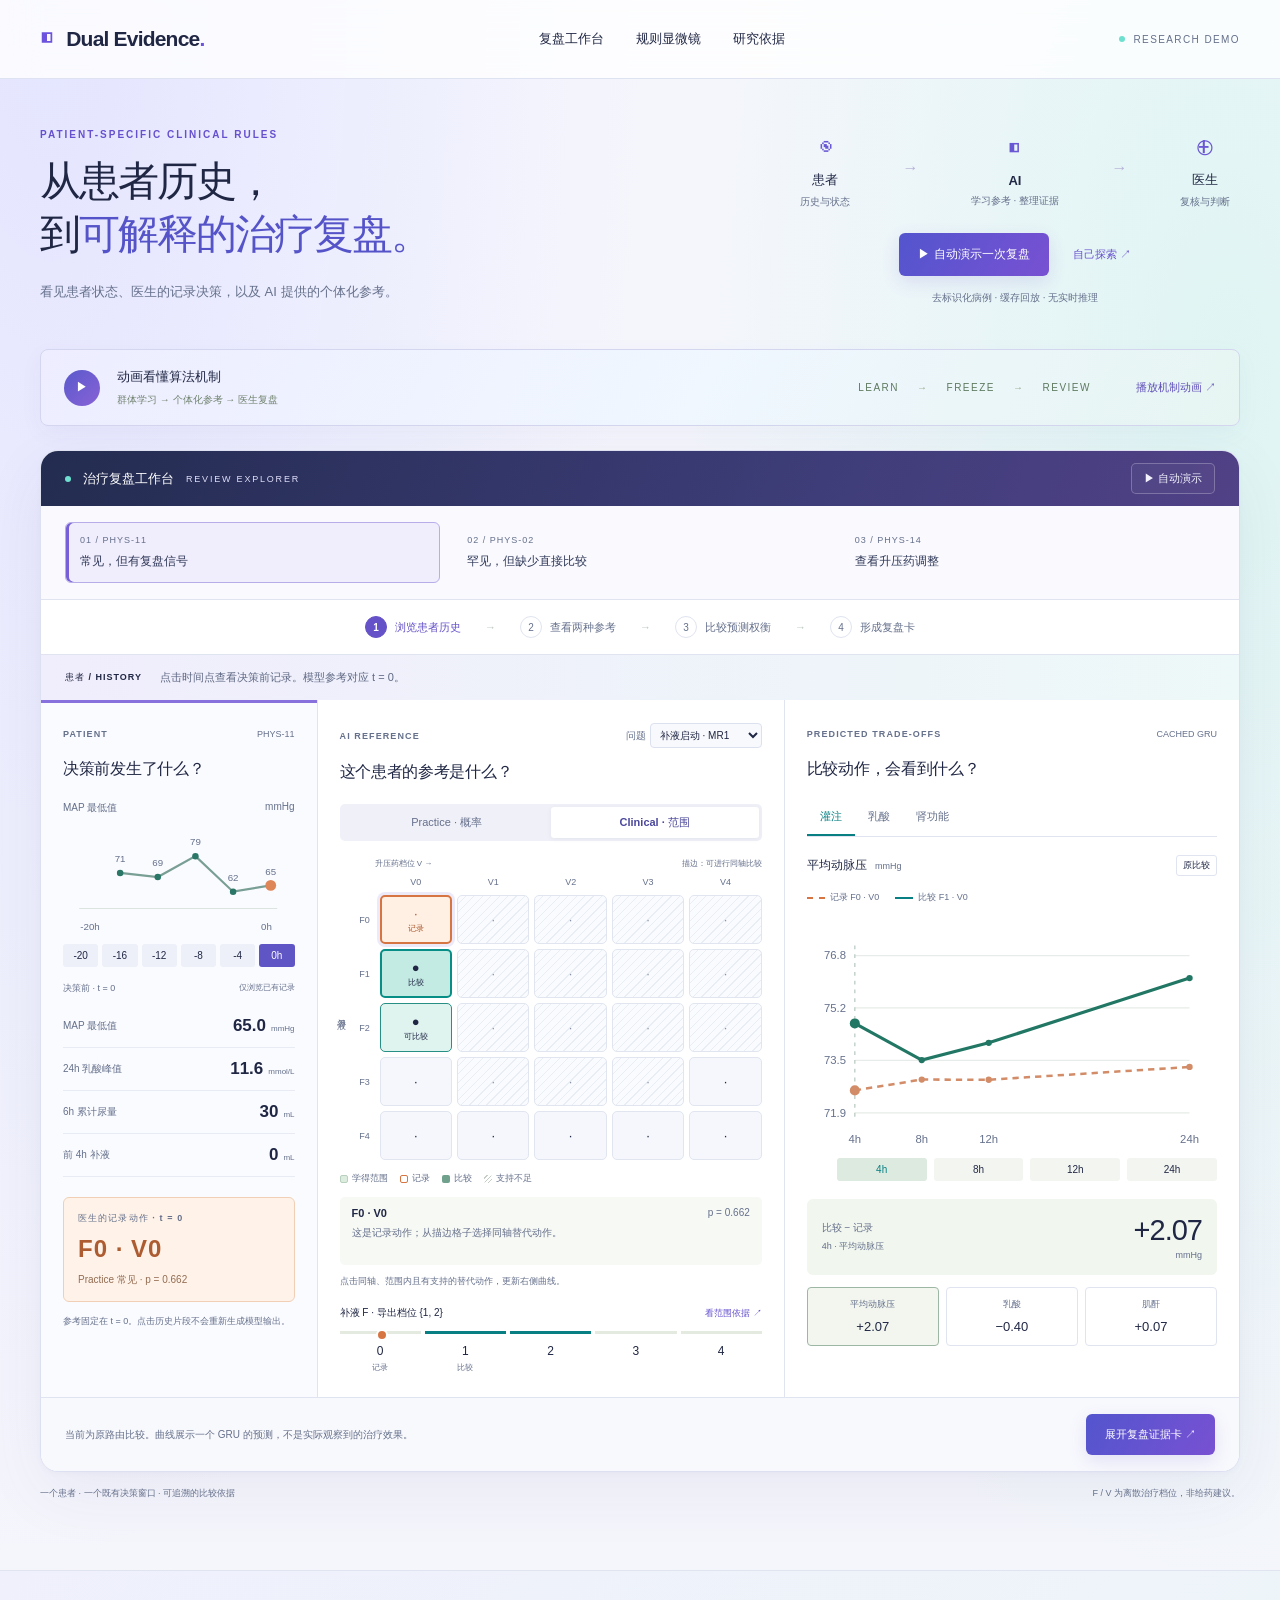
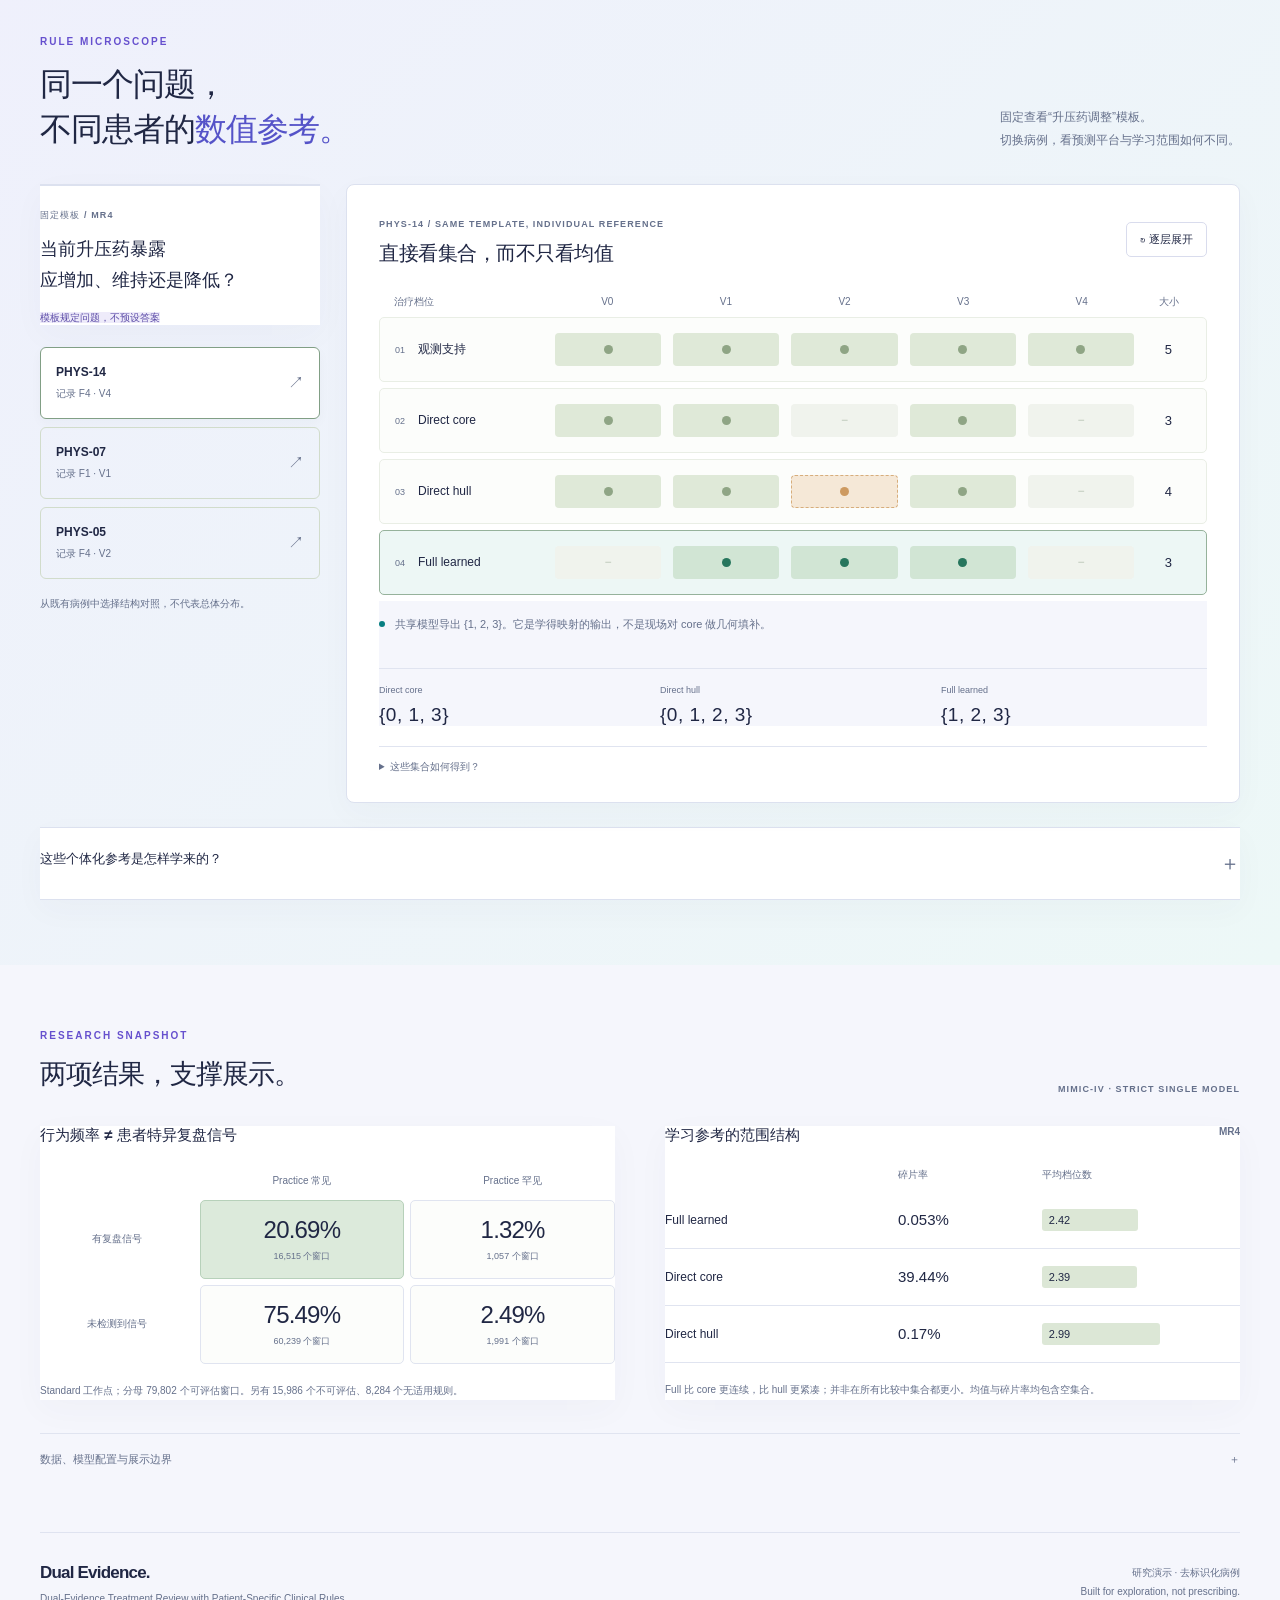
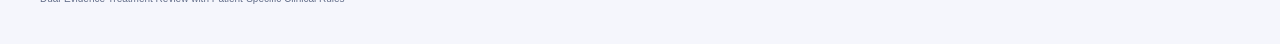
<file: index.html>
<!doctype html>
<html lang="zh-CN">
<head>
<meta charset="utf-8"><meta name="viewport" content="width=device-width,initial-scale=1">
<meta name="description" content="探索一个治疗决策：浏览患者历史、查看个体化规则、比较预测轨迹、追溯复盘证据。">
<title>Dual Evidence — 可解释的治疗复盘</title>
<link rel="stylesheet" href="workbench.css"><script defer src="data.js"></script><script defer src="workbench.js"></script>
<link rel="stylesheet" href="premium-theme.css?v=20261121">
</head>
<body>
<a href="#workbench" class="skip">跳至交互演示</a>
<header class="header"><div class="nav shell"><a class="brand" href="#top"><span class="brand-icon" aria-hidden="true">◧</span> Dual Evidence<span class="brand-dot">.</span></a><nav aria-label="主导航"><a href="#workbench">复盘工作台</a><a href="#microscope">规则显微镜</a><a href="#research">研究依据</a></nav><span class="local"><i></i> RESEARCH DEMO</span></div></header>
<main id="top">
<section class="hero shell">
 <div><p class="eyebrow">PATIENT-SPECIFIC CLINICAL RULES</p><h1>从患者历史，<br>到<span>可解释的治疗复盘。</span></h1><p class="hero-sub">看见患者状态、医生的记录决策，以及 AI 提供的个体化参考。</p></div>
 <div class="hero-right"><div class="role-path"><div><span class="role-symbol">◉</span><b>患者</b><small>历史与状态</small></div><span>→</span><div><span class="role-symbol">◧</span><b>AI</b><small>学习参考 · 整理证据</small></div><span>→</span><div><span class="role-symbol">⊕</span><b>医生</b><small>复核与判断</small></div></div><div class="hero-actions"><button class="primary" id="hero-play">▶ 自动演示一次复盘</button><a href="#workbench" class="text-link">自己探索 ↗</a></div><p class="small-muted">去标识化病例 · 缓存回放 · 无实时推理</p></div>
</section>

<a href="mechanism.html" class="shell mechanism-link"><span class="mechanism-play">▶</span><span><b>动画看懂算法机制</b><small>群体学习 → 个体化参考 → 医生复盘</small></span><span class="mechanism-stages">LEARN <i>→</i> FREEZE <i>→</i> REVIEW</span><span class="mechanism-open">播放机制动画 ↗</span></a>
<section id="workbench" class="shell workbench-section">
 <div class="workbench">
  <div class="wb-top"><div><span class="live-dot"></span><strong>治疗复盘工作台</strong><span class="wb-top-sub">REVIEW EXPLORER</span></div><button id="tour-play" class="tour-play">▶ 自动演示</button></div>
  <div class="case-switch" role="group" aria-label="选择病例"><button data-case="PHYS-11" aria-pressed="true"><span>01 / PHYS-11</span><b>常见，但有复盘信号</b></button><button data-case="PHYS-02" aria-pressed="false"><span>02 / PHYS-02</span><b>罕见，但缺少直接比较</b></button><button data-case="PHYS-14" aria-pressed="false"><span>03 / PHYS-14</span><b>查看升压药调整</b></button></div>
  <div class="stage-strip" role="group" aria-label="演示阶段"><button data-phase="0" aria-pressed="true"><i>1</i>浏览患者历史</button><span>→</span><button data-phase="1" aria-pressed="false"><i>2</i>查看两种参考</button><span>→</span><button data-phase="2" aria-pressed="false"><i>3</i>比较预测权衡</button><span>→</span><button data-phase="3" aria-pressed="false"><i>4</i>形成复盘卡</button></div>
  <div class="guide-bar"><span id="guide-label">患者 / HISTORY</span><p id="guide-text"></p><span id="tour-progress" class="tour-progress"></span></div>
  <div class="wb-grid">
   <aside id="patient-panel" class="patient-panel focus-panel"><div class="panel-heading"><span class="micro">PATIENT</span><span id="case-alias"></span></div><h2>决策前发生了什么？</h2><div class="history-chart" id="history-chart"></div><div id="history-times" class="history-times" role="group" aria-label="浏览历史片段"></div><div class="history-label"><span id="history-label"></span><span>仅浏览已有记录</span></div><div id="history-values" class="history-values"></div><div class="decision-box"><span class="micro">医生的记录动作 · t = 0</span><strong id="recorded-action"></strong><span id="recorded-scope"></span></div><p class="patient-foot">参考固定在 t = 0。点击历史片段不会重新生成模型输出。</p></aside>
   <section id="reference-panel" class="reference-panel"><div class="panel-heading"><span class="micro">AI REFERENCE</span><label class="rule-label">问题 <select id="rule-select" aria-label="选择治疗阶段规则"></select></label></div><h2>这个患者的参考是什么？</h2><div class="view-toggle" role="group" aria-label="动作空间视角"><button data-view="practice" aria-pressed="false">Practice · 概率</button><button data-view="clinical" aria-pressed="true">Clinical · 范围</button></div><div class="map-axis-top"><span>升压药档位 V →</span><span id="map-mode-label"></span></div><div class="map-wrap"><span class="map-axis-y">补液 F</span><div id="action-map" class="action-map" role="group" aria-label="25种联合治疗动作"></div></div><div class="map-legend"><span><i class="key range-key"></i>学得范围</span><span><i class="key doc-key"></i>记录</span><span><i class="key cmp-key"></i>比较</span><span><i class="key unsupported-key"></i>支持不足</span></div><div id="cell-detail" class="cell-detail" aria-live="polite"></div><p class="map-help">点击同轴、范围内且有支持的替代动作，更新右侧曲线。</p><div class="mini-range-header"><span id="range-title"></span><button id="trace-range" class="text-link">看范围依据 ↗</button></div><div id="range-axis" class="range-axis"></div></section>
   <section id="trajectory-panel" class="trajectory-panel"><div class="panel-heading"><span class="micro">PREDICTED TRADE-OFFS</span><span class="cached-label">CACHED GRU</span></div><h2>比较动作，会看到什么？</h2><div class="endpoint-tabs" role="group" aria-label="选择预测指标"><button data-endpoint="MAP" aria-pressed="true">灌注</button><button data-endpoint="lactate" aria-pressed="false">乳酸</button><button data-endpoint="creatinine" aria-pressed="false">肾功能</button></div><div id="trajectory-content"></div><div id="tradeoff-chips" class="tradeoff-chips"></div></section>
  </div>
  <div class="wb-bottom"><p id="comparison-contract"></p><button id="open-packet" class="primary">展开复盘证据卡 ↗</button></div>
  <section id="packet" class="packet" hidden aria-label="复盘证据卡"><div class="packet-heading"><div><span class="micro">REVIEW PACKET · 作者整理的解释</span><h2 id="packet-title"></h2></div><div><button id="download-packet" class="secondary">↓ 导出</button><button id="close-packet" class="icon-button" aria-label="收起复盘卡">×</button></div></div><div id="packet-content"></div><div id="evidence-source" class="evidence-source" aria-live="polite"></div></section>
 </div>
 <div class="demo-caption"><span>一个患者 · 一个既有决策窗口 · 可追溯的比较依据</span><span>F / V 为离散治疗档位，非给药建议。</span></div>
</section>

<section id="microscope" class="microscope-section"><div class="shell">
 <div class="section-heading"><div><p class="eyebrow">RULE MICROSCOPE</p><h2>同一个问题，<br>不同患者的<span>数值参考。</span></h2></div><p>固定查看“升压药调整”模板。<br>切换病例，看预测平台与学习范围如何不同。</p></div>
 <div class="microscope-layout"><div class="micro-cases"><div class="template-card"><span class="micro">固定模板 / MR4</span><h3>当前升压药暴露<br>应增加、维持还是降低？</h3><span class="template-tag">模板规定问题，不预设答案</span></div><div id="micro-cases" role="group" aria-label="选择同一模板的病例"></div><p class="micro-note">从既有病例中选择结构对照，不代表总体分布。</p></div>
 <div class="scope-display"><div class="scope-top"><div><span class="micro" id="scope-alias"></span><h3>直接看集合，而不只看均值</h3></div><button id="scope-replay" class="secondary">↻ 逐层展开</button></div><div id="set-comparison"></div><div id="set-explanation" class="set-explanation" aria-live="polite"></div><div id="scope-summary" class="scope-summary"></div><details class="scope-details"><summary>这些集合如何得到？</summary><p>观测支持限制可用动作。Direct core 与 Direct hull 是从预测平台导出的对照；Full 来自群体训练的范围映射，再施加导出约束。它不是把当前病例的 core 简单补齐或裁剪。</p><p>此处沿升压药坐标投影以比较集合形状。直接轨迹比较仍须固定另一治疗分量并核对动作对支持；投影中的每个档位并非都能直接替换记录动作。</p></details></div></div>
 <details id="learning" class="learning"><summary><span>这些个体化参考是怎样学来的？</span><span class="plus">＋</span></summary><div class="learning-flow"><article><small>01 / POPULATION</small><h3>历史患者</h3><div class="patient-lines" aria-hidden="true"><i>● ─ ● ─ ● ─ ●</i><i>● ─ ● ─ ●</i><i>● ─ ● ─ ● ─ ● ─ ●</i></div><p>各自的观测与治疗序列</p></article><article><small>02 / LATENT–PRACTICE</small><h3>联合表征与实践学习</h3><p>编码器、患者解码器与动作解码器，从群体数据学习共享参数。</p><span>H → z → 患者重建 / 动作分布</span></article><article><small>03 / PREDICTIVE TARGETS</small><h3>一个配套 GRU</h3><p>从历史轨迹学习动作条件预测；冻结后构造患者特异的预测监督。</p><span>状态 + 候选动作 → 预测轨迹</span></article><article><small>04 / SHARED MAPPING</small><h3>条件–范围学习</h3><p>模板规定问题，共享的条件与范围参数学习如何适配患者。</p><span>新患者 → 个体化范围</span></article></div><p class="learning-note">训练在群体上完成；新患者使用固定映射。浏览本页是缓存回放，不会现场训练模型。</p></details>
</div></section>

<section id="research" class="shell research-section"><div class="section-heading compact"><div><p class="eyebrow">RESEARCH SNAPSHOT</p><h2>两项结果，支撑展示。</h2></div><span class="micro">MIMIC-IV · STRICT SINGLE MODEL</span></div><div class="research-grid"><article><h3>行为频率 ≠ 患者特异复盘信号</h3><div id="matrix" class="matrix"></div><p id="matrix-note" class="result-note"></p></article><article><h3>学习参考的范围结构 <span class="tiny">MR4</span></h3><div id="geometry"></div><p class="result-note">Full 比 core 更连续，比 hull 更紧凑；并非在所有比较中集合都更小。均值与碎片率均包含空集合。</p></article></div><details class="provenance"><summary>数据、模型配置与展示边界 <span>＋</span></summary><p>配置：latent–Practice 32502 / GRU 32717 / range 32801。一个联合模型、一个 GRU、每条规则一个拟合；不是模型投票。病例历史来自既有去标识化记录，预测来自对应单模型缓存；未使用旧 LLM 评分。</p><p>本页未验证治疗因果效应。手动比较不重算 Priority；原路由结果只属于原比较。本页仅展示经项目方确认可公开的去标识化病例切片；PHYS 为展示别名，时间均相对决策时刻。</p></details></section>
</main>
<footer class="footer shell"><div><a class="brand" href="#top">Dual Evidence.</a><p>Dual-Evidence Treatment Review with Patient-Specific Clinical Rules</p></div><span>研究演示 · 去标识化病例<br>Built for exploration, not prescribing.</span></footer>
<div id="toast" class="toast" role="status"></div><div id="announcer" class="sr-only" aria-live="polite"></div>
</body></html>
</file>
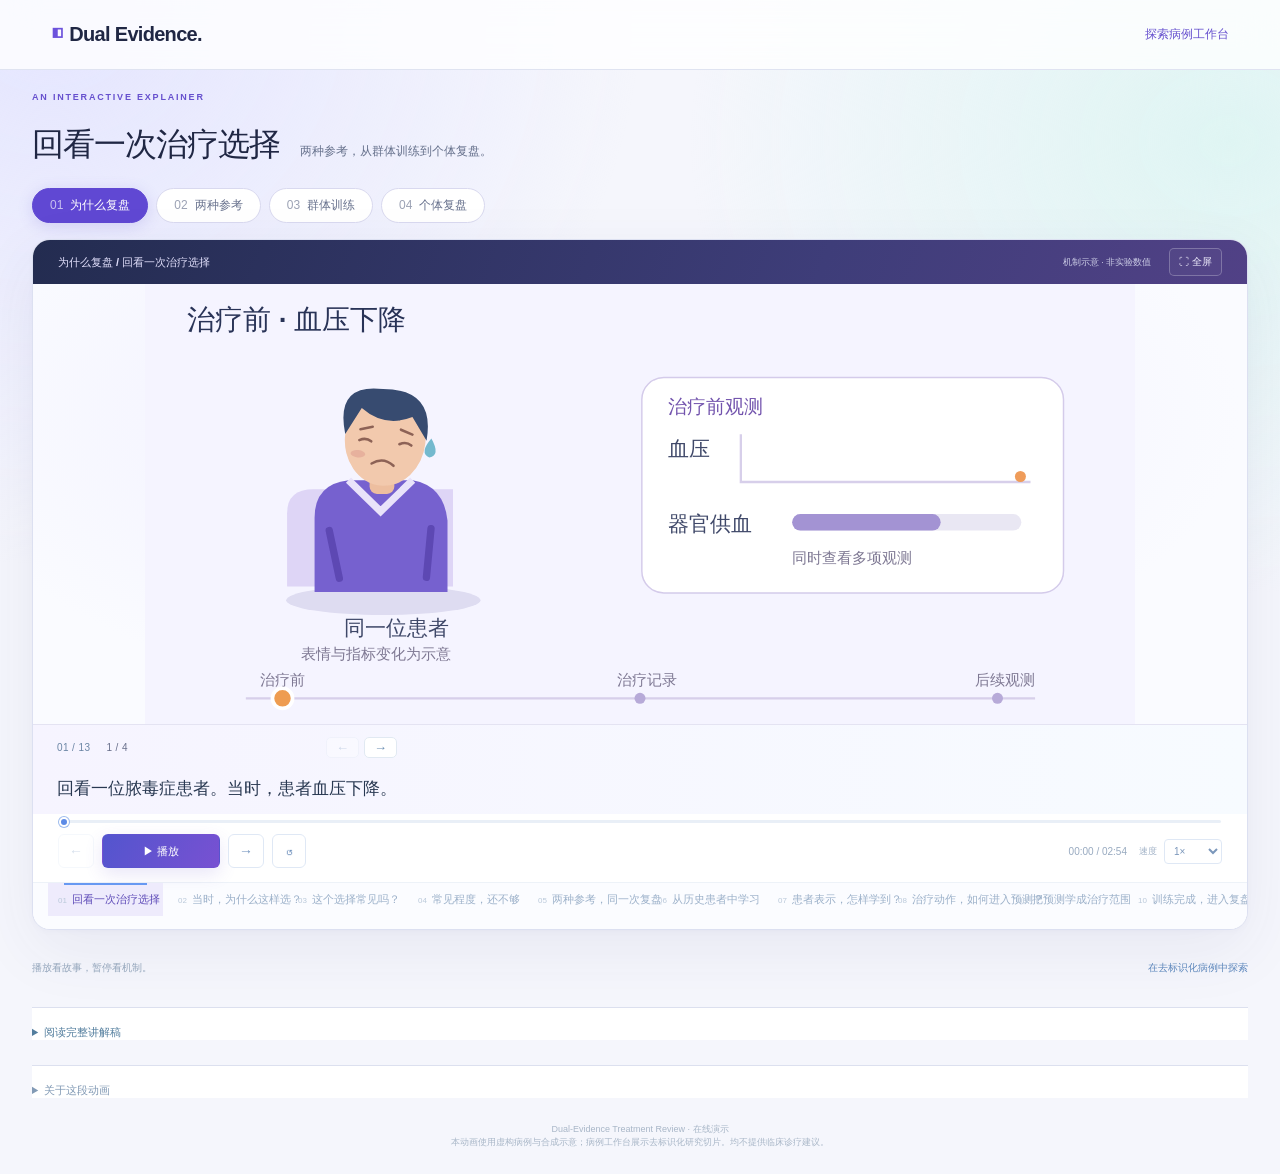
<file: mechanism.html>
<!doctype html>
<html lang="zh-CN"><head><meta charset="utf-8"><meta name="viewport" content="width=device-width,initial-scale=1"><meta name="description" content="从一次医生的治疗选择出发，跟随病历中的线索理解双视角复盘。"><title>你会怎样判断这次治疗选择？— Dual Evidence</title><link rel="stylesheet" href="mechanism.css"><link rel="stylesheet" href="motion-design.css"><link rel="stylesheet" href="story-opening.css"><link rel="stylesheet" href="narration.css?v=casemotion20261106"><link rel="stylesheet" href="intro-storyboard.css?v=casemotion20261106"><link rel="stylesheet" href="crowd-frequency.css?v=casemotion20261106"><script defer src="crowd-frequency.js?v=casemotion20261106"></script><script defer src="motion-design.js?v=casemotion20261106"></script><link rel="stylesheet" href="dose-primer.css?v=casemotion20261106"><script defer src="dose-primer.js?v=casemotion20261106"></script><script defer src="intro-storyboard.js?v=casemotion20261106"></script><script defer src="story-opening.js?v=casemotion20261106"></script><script defer src="narration.js?v=casemotion20261106"></script><script defer src="cue-flow.js?v=casemotion20261106"></script><link rel="stylesheet" href="mechanism-story.css?v=casemotion20261106"><script defer src="mechanism-story.js?v=casemotion20261106"></script><script defer src="story-film-data.js?v=opening16"></script><script defer src="story-voice-timing.js?v=story13"></script><script defer src="mechanism.js?v=story13"></script><script defer src="opening-story-v2.js?v=opening16"></script><script defer src="story-film.js?v=opening16"></script><link rel="stylesheet" href="premium-theme.css?v=20261121">
<link rel="stylesheet" href="story-film.css?v=opening15">
</head>
<body>
<header class="mg-header"><a href="index.html" class="brand"><span>◧</span> Dual Evidence.</a><a href="index.html#workbench">探索病例工作台</a></header>
<main>
<div class="page-intro"><p>AN INTERACTIVE EXPLAINER</p><h1>你会怎样判断医生的一次治疗选择？</h1><span>从一份病历开始，跟着线索往下看。</span></div>
<section id="film" class="film" tabindex="0" aria-label="可交互算法机制动画">
<div class="film-top"><span id="act-label">THE QUESTION / 一个问题</span><div><span class="schematic">机制示意 · 非实验数值</span><button id="fullscreen" aria-label="切换全屏">⛶ 全屏</button></div></div>
<div class="stage-wrap"><div class="stage" id="stage" aria-label="动画画面"></div><button id="camera" class="camera">看全图</button></div>
<div class="caption-row"><div class="narration-meta"><span id="scene-counter">01 / 08</span><span id="narration-position">讲解</span><div class="sentence-controls"><button id="sentence-prev" aria-label="上一句讲解">←</button><button id="sentence-next" aria-label="下一句讲解">→</button></div></div><p id="caption" aria-live="polite"></p></div>
<div id="story-controls" class="story-controls" hidden><span>合成情境 · 非真实病例</span><div role="group" aria-label="比较两种信息视角"><button id="frequency-only" aria-pressed="false">只看历史频率</button><button id="patient-context" aria-pressed="true">＋ 加入患者信息</button></div></div>
<div class="progress-track"><label class="sr-only" for="seek">影片进度</label><input id="seek" type="range" min="0" max="86" step="0.1" value="0"></div>
<div class="controls"><div class="play-controls"><button id="previous" aria-label="上一幕">←</button><button id="play" class="play">▶ 开始观看</button><button id="next" aria-label="下一幕">→</button><button id="restart" aria-label="从头播放">↺</button></div><span id="clock">00:00 / 01:26</span><label class="speed"><span>速度</span><select id="speed" aria-label="播放速度"><option value="0.75">0.75×</option><option value="1" selected>1×</option><option value="1.5">1.5×</option></select></label></div>
<nav id="chapters" class="chapters" aria-label="动画章节"></nav>
</section>
<div class="under-film"><span>播放看故事，暂停看机制。</span><a href="index.html#workbench">在去标识化病例中探索</a></div>
<details class="notes transcript"><summary>阅读完整讲解稿</summary><div id="transcript"></div></details>
<details class="notes"><summary>关于这段动画</summary><p>脓毒症定义参考 <a href="https://www.who.int/health-topics/sepsis/" target="_blank" rel="noopener">WHO</a>，临床背景参考 <a href="https://sccm.org/survivingsepsiscampaign/guidelines-and-resources/surviving-sepsis-campaign-adult-guidelines" target="_blank" rel="noopener">Surviving Sepsis Campaign 指南</a>。是否补液、是否使用升压药及具体剂量，需结合患者情况判断。本页说明研究方法。</p><p>图形、轨迹与档位均为机制示意。一个联合 latent–Practice 模型、一个配套 GRU；不进行 latent 平均或多模型投票。点击画面中的节点查看对应定义。</p><p>历史记录动作用于训练监督；新病例的当前记录动作在参考生成后进入复盘比较。预测比较的解释限于模型支持，真实治疗效应还需要因果研究。完整的分支资格、目标细化和停止规则未在动画展开。</p><p>原创 SVG / CSS 动效，无外部素材或模型调用。键盘：左右箭头切幕，空格播放；系统减少动态效果设置会简化运动。</p></details>
</main>
<dialog id="detail" class="detail"><button id="close-detail" class="close-detail" aria-label="关闭机制说明">×</button><span id="detail-tag"></span><h2 id="detail-title"></h2><div id="detail-body"></div><button id="resume-detail" class="resume-detail">继续观看 →</button></dialog>
<footer id="about">Dual-Evidence Treatment Review · 在线演示<br>本动画使用虚构病例与合成示意；病例工作台展示去标识化研究切片。均不提供临床诊疗建议。</footer>
</body></html>
</file>
<file: workbench.css>
:root{--ink:#163e38;--muted:#6d8078;--green:#217764;--line:#dce5df;--paper:#f6f7f2;--orange:#cf8055;--soft:#eaf2eb;font-family:Inter,-apple-system,BlinkMacSystemFont,"PingFang SC","Microsoft YaHei",sans-serif;color:var(--ink);background:var(--paper);font-synthesis:none}
*{box-sizing:border-box}body{margin:0}button,input,select{font:inherit}button,a,select{-webkit-tap-highlight-color:transparent}button{cursor:pointer;color:inherit}a{color:inherit;text-decoration:none}button{border:0;background:none}button:focus-visible,a:focus-visible,summary:focus-visible,select:focus-visible{outline:3px solid #e0a067;outline-offset:4px}[hidden]{display:none!important}.shell{width:min(1376px,calc(100% - 80px));margin:auto}p,h1,h2,h3{margin:0}button{transition:background .18s,border-color .18s,box-shadow .18s,transform .18s}html{scroll-behavior:smooth;scroll-padding-top:28px}.header{border-bottom:1px solid var(--line)}.nav{height:78px;display:flex;align-items:center;justify-content:space-between}.brand{font-size:21px;font-weight:750;letter-spacing:-.8px}.brand-icon{font-size:28px;vertical-align:-2px;margin-right:8px}.brand-dot{color:var(--orange)}.nav nav{display:flex;gap:32px;font-size:13px}.nav nav a:hover{color:var(--orange)}.local{font-size:10px;letter-spacing:1.4px;display:flex;align-items:center;gap:8px;color:var(--muted)}.local i,.live-dot{display:inline-block;width:6px;height:6px;background:#8ab59b;border-radius:50%}.hero{display:grid;grid-template-columns:1.2fr 1fr;gap:40px;align-items:center;padding:48px 0 44px}.eyebrow{font-size:10px;font-weight:700;letter-spacing:2px;margin-bottom:15px;color:var(--green)}h1{font-size:clamp(30px,3.2vw,47px);font-weight:650;letter-spacing:-2px;line-height:1.3}h1 span,.section-heading h2 span{color:var(--green)}.hero-sub{font-size:13px;color:var(--muted);margin-top:18px;line-height:1.8}.hero-right{max-width:450px;width:100%;justify-self:end}.role-path{display:flex;justify-content:space-between;align-items:center;padding:0 10px 24px}.role-path>div{display:grid;text-align:center;gap:6px}.role-path>span{color:#a7b7ac}.role-symbol{font-size:25px;line-height:38px}.role-path b{font-size:13px}.role-path small{font-size:10px;color:var(--muted)}.hero-actions{display:flex;align-items:center;gap:24px;justify-content:center}.primary{background:var(--ink);color:white;border-radius:6px;padding:13px 19px;font-size:12px;font-weight:600}.primary:hover{background:var(--green);transform:translateY(-1px)}.secondary{border:1px solid #cbd9cf;border-radius:5px;padding:9px 13px;font-size:11px;background:white}.secondary:hover{background:var(--soft)}.text-link{font-size:11px;color:var(--green);white-space:nowrap;padding:0}.small-muted{font-size:10px;color:var(--muted);text-align:center;margin-top:15px}.workbench-section{padding-bottom:70px}.workbench{border:1px solid #cbd9cf;border-radius:12px;overflow:hidden;background:#fff;box-shadow:0 16px 48px #183d3310}.wb-top{height:55px;background:var(--ink);color:#fff;display:flex;justify-content:space-between;align-items:center;padding:0 24px}.wb-top>div{display:flex;align-items:center;gap:12px}.wb-top strong{font-size:13px;font-weight:600}.wb-top-sub{color:#96b5a9;font-size:9px;letter-spacing:1.8px}.tour-play{border:1px solid #75978a;border-radius:5px;color:#e4ede6;font-size:11px;padding:7px 12px}.tour-play:hover{background:#ffffff15}.case-switch{display:grid;grid-template-columns:repeat(3,1fr);padding:16px 24px;gap:12px;border-bottom:1px solid var(--line);background:#fcfdfb}.case-switch button{padding:12px 14px;text-align:left;border:1px solid transparent;border-radius:6px}.case-switch button span{font-size:9px;letter-spacing:1px;color:var(--muted);display:block;margin-bottom:6px}.case-switch button b{font-size:12px;font-weight:550}.case-switch button[aria-pressed=true]{border-color:#a8c1b2;background:#edf4ed}.stage-strip{display:flex;justify-content:center;align-items:center;gap:18px;padding:15px 20px;border-bottom:1px solid var(--line)}.stage-strip>span{color:#bbc8bf;font-size:11px}.stage-strip button{display:flex;align-items:center;gap:8px;font-size:11px;color:var(--muted)}.stage-strip i{width:22px;height:22px;border-radius:50%;border:1px solid var(--line);display:grid;place-items:center;font-style:normal;font-size:10px}.stage-strip button[aria-pressed=true]{color:var(--green);font-weight:700}.stage-strip button[aria-pressed=true] i{background:var(--green);border-color:var(--green);color:#fff}.guide-bar{min-height:45px;padding:10px 24px;display:flex;gap:18px;align-items:center;background:#f5f7f1;font-size:11px}.guide-bar>span:first-child{font-size:9px;letter-spacing:1px;white-space:nowrap;font-weight:650}.guide-bar p{color:var(--muted);line-height:1.6}.tour-progress{margin-left:auto;font-size:10px;white-space:nowrap}.wb-grid{display:grid;grid-template-columns:23% 39% 38%}.wb-grid>section,.wb-grid>aside{padding:23px 22px;min-width:0;position:relative;transition:box-shadow .25s}.wb-grid>section{border-left:1px solid var(--line)}.focus-panel{box-shadow:inset 0 3px #77a78e}.patient-panel{background:#fcfdfb}.panel-heading{display:flex;align-items:center;justify-content:space-between;min-height:22px;gap:8px}.micro{font-size:9px;letter-spacing:1.1px;color:var(--muted);font-weight:600}.panel-heading>span:last-child:not(.micro){font-size:9px;color:var(--muted)}.wb-grid h2{font-size:16px;letter-spacing:-.3px;line-height:1.5;margin:12px 0 20px;font-weight:600}.rule-label{font-size:10px;color:var(--muted);display:flex;align-items:center;gap:4px}select{border:1px solid var(--line);background:#fafcf8;border-radius:4px;padding:5px;color:var(--ink);font-size:10px;max-width:145px}.chart-top{display:flex;justify-content:space-between;font-size:10px;color:var(--muted)}.history-chart svg{width:100%;display:block;margin-top:7px}.history-chart text,.trajectory-svg text{font-size:9px;fill:var(--muted);font-family:inherit}.history-times{display:flex;gap:4px;justify-content:space-between;margin:9px 0 15px}.history-times button{flex:1;font-size:10px;padding:6px 0;border-radius:3px;background:#f0f4ed}.history-times button[aria-pressed=true]{background:var(--ink);color:#fff}.history-label{display:flex;justify-content:space-between;font-size:9px;color:var(--muted);gap:5px}.history-label span:last-child{font-size:8px}.history-values{margin:10px 0 20px}.history-values>div{display:flex;justify-content:space-between;align-items:center;padding:11px 0;border-bottom:1px solid #e9eee6;gap:6px}.history-values>div>span{font-size:10px;color:var(--muted)}.history-values strong{font-size:17px;font-weight:550;white-space:nowrap;font-variant-numeric:tabular-nums}.history-values small{display:inline-block;font-size:8px;margin-left:5px;font-weight:400;color:var(--muted)}.decision-box{display:grid;gap:10px;background:#f6eee5;border:1px solid #e8d7c4;border-radius:6px;padding:14px}.decision-box strong{font-size:24px;letter-spacing:1px;color:#945e3f}.decision-box>span:last-child{font-size:10px;color:#8c755f}.patient-foot{font-size:9px;line-height:1.7;color:var(--muted);margin-top:12px}.view-toggle{display:flex;background:#f0f4ef;padding:3px;border-radius:5px;margin-bottom:17px}.view-toggle button{width:50%;padding:8px 3px;font-size:11px;border-radius:3px;color:var(--muted)}.view-toggle button[aria-pressed=true]{background:#fff;box-shadow:0 1px 5px #173b3210;color:var(--ink);font-weight:600}.map-axis-top{display:flex;justify-content:space-between;font-size:8px;color:var(--muted);padding-left:35px;margin-bottom:5px;gap:8px}.map-wrap{position:relative;padding-left:15px}.map-axis-y{position:absolute;left:-5px;top:48%;writing-mode:vertical-rl;font-size:9px;color:var(--muted);letter-spacing:2px}.action-map{display:grid;grid-template-columns:20px repeat(5,minmax(0,1fr));gap:5px;align-items:center}.grid-label{font-size:9px;text-align:center;color:var(--muted);padding:3px 0}.action-cell{height:49px;border:1px solid #e0e7e0;border-radius:5px;display:flex;flex-direction:column;align-items:center;justify-content:center;background:#f7f9f4;position:relative;gap:1px}.action-cell:hover{transform:translateY(-2px);box-shadow:0 3px 7px #193d3218}.action-cell.in-range{background:#dcecdf;border-color:#b9d0be}.action-cell.can-compare{border:1.5px solid #6e9f85}.action-cell.unsupported{background:repeating-linear-gradient(135deg,#fafbf8,#fafbf8 5px,#edf0eb 5px,#edf0eb 6px);color:#9da89f}.cell-main{font-size:13px;line-height:17px}.action-cell small{font-size:8px;line-height:12px}.action-cell.prob-mode{background:rgba(61,132,103,var(--heat));color:var(--ink)}.action-cell.prob-mode .cell-main{font-size:10px;font-variant-numeric:tabular-nums}.action-cell.documented{border:2px solid var(--orange);background:#f7eadb;color:#92522f}.action-cell.comparator{border:2px solid #287563;background:#c6dfcd}.action-cell.inspected{box-shadow:0 0 0 2px #99b09f44}.map-legend{display:flex;gap:12px;flex-wrap:wrap;margin:12px 0;font-size:9px;color:var(--muted)}.map-legend>span{display:flex;gap:4px;align-items:center}.key{width:8px;height:8px;display:inline-block;border-radius:2px}.range-key{background:#dcecdf;border:1px solid #b9d0be}.doc-key{border:1.5px solid var(--orange)}.cmp-key{background:#70a18c}.unsupported-key{background:repeating-linear-gradient(135deg,#fff,#fff 2px,#c5cec5 2px,#c5cec5 3px)}.cell-detail{background:#f7f9f5;border-radius:5px;padding:10px 12px;min-height:68px}.cell-detail>div{display:flex;justify-content:space-between;font-size:11px}.cell-detail>div>span{color:var(--muted);font-size:10px}.cell-detail p{font-size:10px;color:var(--muted);line-height:1.6;margin-top:6px}.map-help{font-size:9px;color:var(--muted);line-height:1.6;margin-top:9px}.mini-range-header{display:flex;justify-content:space-between;gap:8px;margin:18px 0 11px;font-size:10px}.mini-range-header .text-link{font-size:9px}.range-axis{display:grid;grid-template-columns:repeat(5,1fr);gap:4px}.range-tick{text-align:center;border-top:3px solid #e5eae1;padding:7px 0 0;position:relative}.range-tick.on{border-top-color:var(--green)}.range-tick.doc:before{content:"";position:absolute;top:-5px;left:calc(50% - 4px);width:8px;height:8px;border:2px solid white;background:var(--orange);border-radius:50%}.range-tick b{font-size:12px;font-weight:500}.range-tick small{display:block;font-size:8px;color:var(--muted);min-height:15px;padding-top:3px}.endpoint-tabs{display:flex;border-bottom:1px solid var(--line);margin-bottom:18px}.endpoint-tabs button{padding:8px 13px 10px;font-size:11px;color:var(--muted);border-bottom:2px solid transparent}.endpoint-tabs button[aria-pressed=true]{color:var(--green);border-bottom-color:var(--green);font-weight:600}.trajectory-caption{display:flex;justify-content:space-between;align-items:center;font-size:12px}.trajectory-caption small{font-size:9px;color:var(--muted);margin-left:5px}.trajectory-caption b{font-size:9px;font-weight:500;border:1px solid var(--line);border-radius:3px;padding:3px 6px}.trajectory-caption b.manual{color:#97633c;border-color:#e1c9b5}.line-legend{display:flex;gap:16px;font-size:9px;margin:15px 0 0;color:var(--muted);flex-wrap:wrap}.line-legend span{display:flex;align-items:center;gap:5px}.line-legend i{width:18px;border-top:2px solid var(--green)}.line-legend i.dashed{border-top:2px dashed var(--orange)}.trajectory-svg{display:block;width:100%;margin-top:5px}.horizon-controls{display:flex;justify-content:space-between;gap:7px;padding-left:30px;margin-top:5px}.horizon-controls button{flex:1;font-size:10px;border-radius:3px;background:#f3f6f0;padding:6px}.horizon-controls button[aria-pressed=true]{background:#dceadf;color:var(--green)}.delta-summary{display:flex;justify-content:space-between;align-items:center;background:#f1f6ef;padding:15px;border-radius:6px;margin-top:18px;gap:10px}.delta-summary>span{font-size:10px;line-height:1.8;color:var(--muted)}.delta-summary small{font-size:9px}.delta-summary strong{font-size:29px;font-weight:500;letter-spacing:-1px}.delta-summary strong small{display:block;text-align:right;font-size:9px;font-weight:400;letter-spacing:0;color:var(--muted);margin-top:3px}.tradeoff-chips{display:grid;grid-template-columns:repeat(3,1fr);gap:7px;margin-top:12px}.tradeoff-chips button{padding:10px 3px;text-align:center;border:1px solid var(--line);border-radius:4px}.tradeoff-chips span{display:block;font-size:9px;color:var(--muted);margin-bottom:6px}.tradeoff-chips b{font-size:13px;font-weight:500}.tradeoff-chips button[aria-pressed=true]{background:#f2f6ef;border-color:#9cb7a4}.no-comparison{min-height:370px;display:flex;flex-direction:column;align-items:center;justify-content:center;text-align:center;padding:25px}.empty-orbit{height:87px;width:87px;display:grid;place-items:center;border:1px dashed #c3cfc2;border-radius:50%;margin-bottom:25px}.empty-orbit span{font-size:30px;color:#9db19f}.no-comparison h3{font-size:14px;font-weight:550}.no-comparison p{font-size:11px;color:var(--muted);line-height:1.8;margin:12px 0}.no-comparison>span{font-size:9px;color:#8a988c}.wb-bottom{border-top:1px solid var(--line);padding:16px 24px;display:flex;align-items:center;justify-content:space-between;gap:24px;background:#fbfcf9}.wb-bottom p{font-size:10px;line-height:1.8;color:var(--muted);max-width:75%}.wb-bottom button{white-space:nowrap;font-size:11px}.packet{border-top:1px solid var(--line);background:#f0f5ee;padding:26px}.packet-heading{display:flex;align-items:center;justify-content:space-between;gap:16px}.packet-heading h2{font-size:20px;margin-top:8px;letter-spacing:-.5px;font-weight:550}.packet-heading>div:last-child{display:flex;align-items:center;gap:10px}.icon-button{font-size:24px;padding:5px 10px}.packet-question{padding:20px 0}.packet-question>span{font-size:10px;color:var(--muted)}.packet-question p{font-size:18px;line-height:1.7;margin:8px 0;max-width:920px}.packet-question small{font-size:10px;color:var(--green)}.packet-evidence{border-top:1px solid #d6e1d4;padding-top:18px;display:flex;align-items:center;gap:18px;flex-wrap:wrap}.source-buttons{display:flex;gap:8px;flex-wrap:wrap}.source-buttons button{padding:8px 10px;background:white;border:1px solid #d4dfd0;font-size:10px;border-radius:4px}.source-buttons button[aria-pressed=true]{background:var(--ink);color:white}.packet-evidence p{font-size:10px;color:var(--muted);line-height:1.8}.evidence-source{padding:16px 18px;border-left:2px solid #76a087;background:#fff;margin-top:18px}.evidence-source b{font-size:11px;font-weight:600}.evidence-source p{font-size:11px;line-height:1.8;margin-top:7px;color:var(--muted)}.flash{animation:flash .6s}@keyframes flash{0%{background:#d4e7d2}100%{background:#fff}}.demo-caption{display:flex;justify-content:space-between;gap:15px;margin-top:15px;font-size:9px;color:var(--muted)}.microscope-section{border-top:1px solid var(--line);background:#edf1e9;padding:65px 0}.section-heading{display:flex;align-items:flex-end;justify-content:space-between;gap:30px;margin-bottom:32px}.section-heading h2{font-size:32px;letter-spacing:-1px;line-height:1.4;font-weight:600}.section-heading>p{font-size:12px;line-height:1.9;color:var(--muted)}.microscope-layout{display:grid;grid-template-columns:280px 1fr;gap:26px}.template-card{border-top:2px solid var(--green);padding-top:18px;margin-bottom:22px}.template-card h3{font-size:18px;line-height:1.7;font-weight:550;margin:12px 0}.template-tag{font-size:10px;color:var(--muted)}#micro-cases{display:grid;gap:8px}#micro-cases button{padding:17px 15px;text-align:left;display:grid;grid-template-columns:1fr auto;gap:8px;border-radius:6px;border:1px solid #d1dccb}#micro-cases button b{font-size:12px;font-weight:600}#micro-cases button span{font-size:10px;color:var(--muted);grid-column:1}#micro-cases button i{grid-column:2;grid-row:1/3;align-self:center;font-style:normal;color:var(--muted)}#micro-cases button[aria-pressed=true]{background:white;border-color:#819f85;box-shadow:0 4px 12px #1c3e3308}.micro-note{font-size:10px;color:var(--muted);line-height:1.8;margin-top:16px;max-width:220px}.scope-display{background:white;border:1px solid #d6e1d0;border-radius:8px;padding:28px 32px}.scope-top{display:flex;justify-content:space-between;align-items:center;gap:15px;margin-bottom:28px}.scope-top h3{font-size:20px;font-weight:550;letter-spacing:-.5px;margin-top:9px}.set-labels,.set-row{display:grid;grid-template-columns:148px repeat(5,minmax(0,1fr)) 45px;align-items:center;gap:12px;width:100%}.set-labels{font-size:10px;color:var(--muted);text-align:center;margin-bottom:8px;padding:0 15px}.set-labels>span:first-child{text-align:left}.set-row{padding:15px;border-radius:5px;margin:6px 0;border:1px solid #e9eee5;text-align:center;background:#fcfdfb}.set-row[aria-pressed=true]{border-color:#96b29b;background:#f0f5ed}.set-name{font-size:12px;text-align:left;white-space:nowrap}.set-name small{font-size:9px;color:var(--muted);margin-right:13px}.set-cell{height:33px;background:#f0f3ed;border-radius:4px;display:grid;place-items:center;color:#b9c6b7;font-size:12px}.set-cell.included{background:#dfe9d8}.set-cell.included i{width:9px;height:9px;border-radius:50%;background:#8fa585}.learned-row .set-cell.included{background:#d1e5d4}.learned-row .set-cell.included i{background:#27765d}.set-cell.filled-gap{background:#f5e8d7;border:1px dashed #d7ad7b}.set-cell.filled-gap i{background:#cd9a61}.set-row>b{font-size:13px;font-weight:500}.set-explanation{display:flex;align-items:flex-start;gap:10px;padding:14px 0;min-height:67px}.explanation-dot{width:6px;height:6px;background:var(--green);border-radius:50%;margin-top:6px;flex-shrink:0}.set-explanation p{font-size:11px;line-height:1.8;color:var(--muted)}.scope-summary{display:grid;grid-template-columns:repeat(3,1fr);border-top:1px solid var(--line);padding-top:16px;gap:15px}.scope-summary span{display:block;font-size:9px;color:var(--muted)}.scope-summary b{display:block;font-size:19px;font-weight:500;margin-top:9px;letter-spacing:.5px}.scope-details{border-top:1px solid var(--line);margin-top:20px;padding-top:13px}.scope-details summary{font-size:10px;cursor:pointer;color:var(--muted)}details p{font-size:11px;line-height:1.85;color:var(--muted);margin-top:10px}.learning{margin-top:24px;border-top:1px solid #cfdccc;border-bottom:1px solid #cfdccc}.learning>summary{padding:22px 0;display:flex;justify-content:space-between;font-size:13px;cursor:pointer;list-style:none}.plus{font-size:20px;color:var(--muted)}.learning-flow{display:grid;grid-template-columns:repeat(4,1fr);gap:0;padding:8px 0 18px}.learning-flow article{padding:0 22px;border-left:1px solid #d1ddcb}.learning-flow article:first-child{padding-left:0;border-left:0}.learning-flow article:last-child{padding-right:0}.learning-flow small{font-size:9px;letter-spacing:.8px;color:var(--muted)}.learning-flow h3{font-size:14px;margin:12px 0}.learning-flow p{font-size:11px;line-height:1.8}.learning-flow article>span{font-size:9px;display:block;margin-top:13px;color:var(--green)}.patient-lines{display:grid;gap:5px;font-size:13px;letter-spacing:2px;color:#8eab8b}.patient-lines i{font-style:normal}.learning-note{padding-bottom:20px;font-size:10px}.research-section{padding:65px 0}.compact h2{font-size:27px}.research-grid{display:grid;grid-template-columns:1fr 1fr;gap:50px}.research-grid>article{min-width:0}.research-grid h3{font-size:15px;font-weight:550;margin-bottom:23px}.tiny{font-size:10px;color:var(--muted);float:right}.matrix{display:grid;grid-template-columns:.75fr 1fr 1fr;gap:6px}.matrix .axis{font-size:10px;align-self:center;text-align:center;color:var(--muted);padding:6px 0}.matrix-value{padding:15px;text-align:center;border:1px solid var(--line);background:#fcfdfb;border-radius:5px}.matrix-value b{display:block;font-size:24px;font-weight:500;letter-spacing:-.8px}.matrix-value>span{display:block;font-size:9px;margin-top:6px;color:var(--muted)}.matrix-value.highlight{background:#dceadb;border-color:#b7d1ba}.result-note{font-size:10px;color:var(--muted);line-height:1.9;margin-top:17px}.metric-head,.metric-row{display:grid;grid-template-columns:1.1fr .65fr 1fr;gap:15px;align-items:center}.metric-head{font-size:10px;color:var(--muted);margin-bottom:10px}.metric-row{padding:17px 0;border-bottom:1px solid var(--line);font-size:12px}.metric-row strong{font-size:15px;font-weight:500}.size-bar{height:22px;position:relative;display:flex;align-items:center}.size-bar i{position:absolute;height:22px;background:#dce7d6;border-radius:3px}.size-bar b{font-size:11px;font-weight:500;position:relative;padding-left:7px}.provenance{border-top:1px solid var(--line);margin-top:33px;padding-top:18px}.provenance summary{font-size:11px;color:var(--muted);cursor:pointer;display:flex;justify-content:space-between;list-style:none}.provenance p{max-width:1000px}.footer{border-top:1px solid var(--line);padding:30px 0 40px;display:flex;justify-content:space-between;gap:20px}.footer .brand{font-size:17px}.footer p{font-size:10px;color:var(--muted);margin-top:10px}.footer>span{text-align:right;font-size:10px;line-height:1.9;color:var(--muted)}.toast{position:fixed;bottom:28px;left:50%;transform:translate(-50%,20px);background:var(--ink);color:white;padding:13px 20px;border-radius:5px;font-size:12px;z-index:10;opacity:0;pointer-events:none;transition:.25s;max-width:90vw}.toast.visible{opacity:1;transform:translate(-50%,0)}.sr-only,.skip:not(:focus){position:absolute;width:1px;height:1px;padding:0;margin:-1px;overflow:hidden;clip:rect(0,0,0,0);white-space:nowrap;border:0}.skip:focus{display:block;background:var(--ink);color:white;padding:15px;text-align:center}
@media(min-width:1500px){.hero{padding-top:55px;padding-bottom:48px}.action-cell{height:55px}.wb-grid>section,.wb-grid>aside{padding:26px}.trajectory-svg{margin-top:15px}}
@media(max-width:1100px){.shell{width:calc(100% - 40px)}.hero{gap:25px}.wb-grid{grid-template-columns:23% 39% 38%}.wb-grid>section,.wb-grid>aside{padding:20px 14px}.panel-heading{flex-wrap:wrap}.action-cell{height:44px}.map-axis-top span:last-child{display:none}.map-legend{gap:8px}.trajectory-caption{font-size:11px}.tradeoff-chips{gap:4px}.stage-strip{gap:10px}.scope-display{padding:24px}.microscope-layout{grid-template-columns:230px 1fr;gap:20px}.set-labels,.set-row{grid-template-columns:118px repeat(5,minmax(0,1fr)) 25px;gap:7px}.set-name{font-size:10px}.set-name small{margin-right:8px}.rule-label{font-size:9px}h1{font-size:36px}.wb-grid h2{font-size:14px}.history-values strong{font-size:15px}}
@media(max-width:850px){.nav nav{gap:18px}.hero{grid-template-columns:1fr 1fr;gap:20px;padding:35px 0}.hero h1{font-size:30px}.hero-sub{font-size:11px}.role-path{padding:0 0 18px}.role-path small{font-size:8px}.hero-actions{gap:15px}.hero-actions .primary{font-size:10px;padding:12px}.small-muted{font-size:8px}.wb-grid{grid-template-columns:1fr 1fr}.patient-panel{grid-column:1/-1;display:grid;grid-template-columns:1fr 1.1fr 1fr;gap:0 24px}.patient-panel .panel-heading{grid-column:1}.patient-panel h2{grid-column:1;margin-bottom:0}.history-chart{grid-column:1;grid-row:3/6}.history-times{grid-column:1;grid-row:6}.history-label{grid-column:2;grid-row:1/3;align-self:center}.history-values{grid-column:2;grid-row:3/7;margin:0}.decision-box{grid-column:3;grid-row:2/5;align-self:center}.patient-foot{grid-column:3;grid-row:5/7}.wb-grid>.reference-panel{border-left:0;border-top:1px solid var(--line);padding:24px}.wb-grid>.trajectory-panel{border-top:1px solid var(--line);padding:24px}.action-cell{height:46px}.stage-strip{justify-content:space-around;gap:5px}.stage-strip>span{display:none}.guide-bar{font-size:10px}.microscope-layout{grid-template-columns:190px 1fr}.scope-display{padding:20px 15px}.scope-top h3{font-size:16px}.scope-top .micro{font-size:8px}.set-labels,.set-row{grid-template-columns:92px repeat(5,minmax(0,1fr)) 18px;gap:5px;padding:12px 5px}.set-labels{padding:0 5px}.set-name small{display:none}.set-cell{height:30px}.scope-summary b{font-size:16px}.learning-flow{grid-template-columns:1fr 1fr;row-gap:25px}.learning-flow article:nth-child(3){border-left:0;padding-left:0}.research-grid{gap:28px}.research-grid h3{font-size:13px}.matrix-value{padding:13px 5px}.matrix-value b{font-size:21px}.section-heading h2{font-size:27px}}
@media(max-width:600px){.shell{width:calc(100% - 28px)}.nav{height:63px}.brand{font-size:19px}.nav nav{display:none}.local{font-size:8px}.hero{display:block;padding:33px 4px 30px}.hero h1{font-size:35px;letter-spacing:-1.6px}.eyebrow{font-size:8px;letter-spacing:1.6px}.hero-sub{font-size:12px;margin-top:14px}.hero-right{margin-top:26px;max-width:none}.role-path{display:none}.hero-actions{justify-content:flex-start}.hero-actions .primary{font-size:12px;padding:13px 17px}.small-muted{text-align:left;font-size:9px;margin-top:12px}.workbench-section{padding-bottom:40px}.wb-top{padding:0 14px;height:49px}.wb-top-sub{display:none}.wb-top>div{gap:8px}.wb-top strong{font-size:12px}.tour-play{font-size:10px;padding:6px 9px}.case-switch{padding:10px;gap:5px}.case-switch button{padding:10px 8px}.case-switch button span{font-size:8px;letter-spacing:0;margin-bottom:5px}.case-switch button b{font-size:10px;line-height:1.6;display:block}.stage-strip{padding:13px 7px;gap:2px}.stage-strip button{display:grid;justify-items:center;gap:6px;font-size:9px;padding:0 3px}.stage-strip i{width:20px;height:20px;font-size:9px}.guide-bar{padding:10px 14px;gap:8px;align-items:flex-start;flex-wrap:wrap}.guide-bar>span:first-child{font-size:8px;padding-top:3px}.guide-bar p{font-size:10px;flex:1;min-width:150px}.tour-progress{font-size:8px}.wb-grid{display:block}.patient-panel{display:grid;grid-template-columns:1fr 1fr;gap:0 20px!important;padding:20px 16px!important}.patient-panel .panel-heading{grid-column:1/-1}.patient-panel h2{grid-column:1/-1;margin:9px 0 15px;font-size:15px}.history-chart{grid-column:1;grid-row:3/5;align-self:center}.history-times{grid-row:5;margin-top:0}.history-label{grid-column:2;grid-row:3;font-size:8px;align-self:start}.history-label span:last-child{display:none}.history-values{grid-column:2;grid-row:4/6;margin:0}.history-values>div{padding:8px 0}.history-values strong{font-size:14px}.history-values>div>span{font-size:9px}.history-values small{font-size:7px}.decision-box{grid-column:1/-1;grid-row:6;display:flex;justify-content:space-between;align-items:center;gap:7px;margin-top:16px;padding:12px}.decision-box .micro{font-size:8px;max-width:83px;line-height:1.7}.decision-box strong{font-size:21px;white-space:nowrap}.decision-box>span:last-child{font-size:8px;max-width:100px;line-height:1.8}.patient-foot{grid-column:1/-1;grid-row:7;font-size:9px;margin-top:9px}.wb-grid>.reference-panel,.wb-grid>.trajectory-panel{border-left:0;padding:22px 18px}.wb-grid h2{font-size:16px;margin-top:9px;margin-bottom:17px}.map-axis-top span:last-child{display:block;font-size:7px}.action-cell{height:51px}.map-legend{gap:12px}.map-help{font-size:9px}.mini-range-header{font-size:10px}.trajectory-panel .panel-heading{flex-wrap:nowrap}.trajectory-svg{max-height:240px}.no-comparison{min-height:270px}.wb-bottom{display:block;padding:16px}.wb-bottom p{max-width:none;margin-bottom:12px;font-size:9px}.wb-bottom button{width:100%}.packet{padding:20px 16px}.packet-heading h2{font-size:17px}.packet-heading .micro{font-size:8px}.packet-question p{font-size:16px}.packet-evidence{gap:13px}.source-buttons{gap:6px}.source-buttons button{font-size:9px;padding:8px}.demo-caption{display:block;font-size:8px;line-height:1.9;margin-top:10px}.demo-caption>span{display:block}.microscope-section{padding:40px 0}.section-heading{display:block;margin-bottom:23px}.section-heading h2{font-size:28px}.section-heading>p{font-size:11px;margin-top:16px}.microscope-layout{display:block}.template-card{margin-bottom:16px;padding-top:13px}.template-card h3{font-size:16px;margin:9px 0}.template-card h3 br{display:none}.template-tag{font-size:9px}#micro-cases{grid-template-columns:repeat(3,1fr);gap:6px}#micro-cases button{padding:12px 9px;display:block}#micro-cases button b{font-size:10px}#micro-cases button span{display:block;font-size:8px;margin-top:5px;line-height:1.6}#micro-cases button i{display:none}.micro-note{max-width:none;font-size:9px;margin:10px 0 18px}.scope-display{padding:21px 12px}.scope-top{gap:9px;margin-bottom:20px}.scope-top .micro{font-size:7px;letter-spacing:.6px}.scope-top h3{font-size:16px;margin-top:7px}.scope-top .secondary{font-size:9px;padding:8px;white-space:nowrap}.set-labels,.set-row{grid-template-columns:84px repeat(5,minmax(0,1fr)) 18px;gap:5px}.set-labels{font-size:8px}.set-name{font-size:9px}.set-cell{height:28px}.set-cell.included i{width:7px;height:7px}.set-explanation{min-height:80px}.set-explanation p{font-size:10px}.scope-summary{gap:9px}.scope-summary b{font-size:16px;letter-spacing:0}.scope-summary span{font-size:8px}.scope-details p{font-size:10px}.learning{margin-top:20px}.learning>summary{font-size:11px;padding:18px 0}.learning-flow{gap:20px 0}.learning-flow article{padding:0 12px}.learning-flow h3{font-size:12px;line-height:1.6}.learning-flow p{font-size:10px}.learning-flow small{font-size:7px}.learning-flow article>span{font-size:8px;line-height:1.8}.patient-lines{font-size:10px;letter-spacing:0}.learning-note{font-size:9px}.research-section{padding:40px 0}.compact h2{font-size:25px}.compact>.micro{display:block;margin-top:13px;font-size:8px}.research-grid{grid-template-columns:1fr;gap:30px}.research-grid h3{font-size:14px}.matrix-value b{font-size:25px}.matrix-value{padding:15px 10px}.matrix .axis{font-size:9px}.result-note{font-size:9px}.metric-row{font-size:11px}.footer{display:block;padding:25px 0 30px}.footer>span{display:block;text-align:left;margin-top:18px;font-size:9px}.footer p{font-size:9px;line-height:1.8}.toast{font-size:10px;text-align:center;line-height:1.7;width:max-content;max-width:90vw}.scope-summary{padding-top:13px}}
@media(prefers-reduced-motion:reduce){html{scroll-behavior:auto}*,*:before,*:after{animation:none!important;transition:none!important}}
.mechanism-link{display:flex;align-items:center;gap:17px;padding:18px 23px;margin-bottom:24px;background:#e8eee2;border:1px solid #cedbc7;border-radius:8px}.mechanism-link:hover{background:#e0ead9}.mechanism-play{display:grid;place-items:center;width:36px;height:36px;border-radius:50%;background:#214e3f;color:#e8f1df;font-size:12px;flex-shrink:0}.mechanism-link b{font-size:13px;font-weight:600;display:block}.mechanism-link small{font-size:10px;color:#71836f;display:block;margin-top:7px}.mechanism-stages{margin-left:auto;font-size:10px;letter-spacing:1.5px;color:#5d795e;display:flex;gap:18px}.mechanism-stages i{font-style:normal;color:#97aa8d}.mechanism-open{font-size:11px;color:#2c6850;margin-left:28px;white-space:nowrap}@media(max-width:800px){.mechanism-stages{display:none}.mechanism-open{margin-left:auto}}@media(max-width:500px){.mechanism-link{padding:15px 13px;gap:11px;margin-bottom:17px}.mechanism-link b{font-size:11px}.mechanism-link small{font-size:8px}.mechanism-open{font-size:8px;margin-left:auto}.mechanism-play{width:30px;height:30px;font-size:10px}}
@media print{.header,.hero-actions,.tour-play,.footer,.toast,.stage-strip,.mechanism-link{display:none}.shell{width:100%}.workbench{box-shadow:none}.wb-grid{display:block}.wb-grid>section,.wb-grid>aside{break-inside:avoid}.microscope-section{background:white}.packet,.scope-display,.research-grid article{break-inside:avoid}.wb-top{color:#163e38;background:white}.case-switch button:not([aria-pressed=true]){display:none}}
</file>
<file: premium-theme.css>
/* Shared visual layer. Data, layout and animation timing remain unchanged. */
:root{--ink:#202744;--muted:#65708b;--green:#087f82;--line:#e0e4f0;--paper:#f5f6fc;--orange:#d77542;--soft:#edf7f7;--blue:#6754d9;--teal:#159b97;color:var(--ink);background:var(--paper)}
body{background:radial-gradient(ellipse at 4% 0%,#e4e5ff 0%,transparent 34%),radial-gradient(ellipse at 96% 12%,#dff5f3 0%,transparent 31%),#f5f6fc;color:var(--ink)}
.header,.mg-header{background:#ffffffc9;border-bottom:1px solid #dfe3f1;backdrop-filter:blur(18px)}
.brand,.page-intro h1{color:#202744}.brand-icon,.brand span,.brand-dot{color:#6c52dc}
.nav nav a:hover,.mg-header>a:last-child,.text-link{color:#6650ce}
.eyebrow,.page-intro p{color:#6650ce;font-weight:700}.hero h1 span,.section-heading h2 span{color:#5553c8}
.hero-sub,.page-intro>span{color:#65708b}.role-symbol{color:#6a57d4}.role-path>span{color:#b5b0d6}
.primary,.controls .play{background:linear-gradient(120deg,#5355ce,#7851d2);color:#fff;border-color:transparent;box-shadow:0 6px 18px #6251cd24}
.primary:hover,.controls .play:hover{background:linear-gradient(120deg,#4548b8,#6540c0);box-shadow:0 8px 22px #6251cd35}
.secondary{border-color:#d9dced;background:#fff}.secondary:hover{background:#f0effc}
.workbench,.film{border:1px solid #dce0f1;box-shadow:0 20px 65px #363b7412,0 2px 6px #363b7406;border-radius:18px}
.wb-top,.film-top{background:linear-gradient(110deg,#232c50,#3e3d79 65%,#514186);color:#fff;border-bottom:0}
.wb-top-sub,.film-top>span{color:#e1dffb}.film-top .schematic{color:#cccde6}.film-top button,.tour-play{color:#f3f2ff;border-color:#ffffff40;background:#ffffff08}
.live-dot,.local i{background:#6ee0cf}.case-switch{background:#f9f9fe}.case-switch button[aria-pressed=true]{background:#f0edfc;border-color:#b9ade9;box-shadow:inset 3px 0 #7760d7}
.case-switch button b{color:#303958}.stage-strip button[aria-pressed=true]{color:#6552c8}.stage-strip button[aria-pressed=true] i{background:#6552c8;border-color:#6552c8}
.guide-bar{background:linear-gradient(90deg,#f0edfc,#edf8f8)}.guide-bar p{color:#5e6883}.focus-panel{box-shadow:inset 0 3px #8871dc}
.patient-panel{background:#fafbff}.wb-grid>section{background:#fff}.history-values>div{border-color:#e8ebf4}
.history-times button{background:#edf0f8}.history-times button[aria-pressed=true]{background:#5f55c5;color:#fff}
.decision-box{background:#fff3e9;border-color:#f0cfb6}.decision-box strong{color:#ad5c31}.decision-box>span:last-child{color:#936c52}
select{background:#f8f9fd;border-color:#dce1f0}.view-toggle{background:#f0f0f9}.view-toggle button[aria-pressed=true]{color:#4b479c;background:#fff}
.action-cell{background:#f5f7fc;border-color:#e1e5f0}.action-cell.in-range{background:#dff3ef;border-color:#a9d9cf}.action-cell.can-compare{border-color:#278f83}
.action-cell.prob-mode{background:rgba(112,89,205,var(--heat));color:#262544}.action-cell.unsupported{background:repeating-linear-gradient(135deg,#fafbfe,#fafbfe 5px,#e9edf4 5px,#e9edf4 6px);color:#8a94a9}
.action-cell.documented{border-color:#d77542;background:#fff0e3;color:#a8562e}.action-cell.comparator{border-color:#078e86;background:#c3eae3}.action-cell.inspected{box-shadow:0 0 0 3px #7360ce22}
.scope-display,.template-card,.research-grid>article,.learning{border-color:#dce1ef;background:#fff;box-shadow:0 10px 32px #30386108}
.microscope-section{background:linear-gradient(135deg,#eff0fc,#edf8f7)}.micro-cases button[aria-pressed=true]{background:#eeebfb;border-color:#ad9fdf}
.set-row[aria-pressed=true]{background:#edf7f5}.set-explanation,.scope-summary{background:#f5f6fc}.template-tag{background:#eeebfa;color:#5e4ea8}
.packet{background:#f7f7fe;border-color:#dce1ef}.packet-heading,.wb-bottom{background:#f8f9fd}.toast{background:#292e50}.footer{border-color:#dfe3f0}
.mechanism-link{background:linear-gradient(120deg,#ededff,#f0f7ff 55%,#e6f5f2);border-color:#d4d6f0;box-shadow:0 7px 24px #4b4f9d0b}.mechanism-play{background:linear-gradient(135deg,#5a59cc,#8862d6);color:#fff}.mechanism-open{color:#6050b9}
/* Animation: the same brand palette, with stable semantic colors. */
.stage,.stage.ms-stage{background:radial-gradient(ellipse at 45% 30%,#eeedff,transparent 70%),#fafbff}.ms-paper,.ib-paper{fill:#f5f6fd}
.ms-title,.ib-title,.story-headline,.dp-context-title{fill:#293457}.ms-kicker,.ms-foot,.ib-small,.story-legend{fill:#69758d}
.ms-label,.ib-label,.dp-explain,.dp-context-question{fill:#374669}.ms-sub,.dp-name,.dp-axis-label{fill:#62718a}
.ms-page,.ms-output,.dp-card,.ib-record,.ib-file-page,.story-case-bg{fill:#fff;stroke:#d0d6eb}.ms-page.back{fill:#e9eaf8}
.ms-summary-halo{fill:#eae5ff;stroke:#c1b2ef}.ms-fragment,.ms-practice-bar,.ib-bar,.bar.blue{fill:#8470d7}
.ms-dose,.ib-treatment,.dp-dose-knob{fill:#dc9466}.ms-trace,.ms-direction,.ms-bracket{stroke:#239c94}
.ms-level.supported{fill:#2aa799;stroke:#0e897f}.ms-band,.story-range,.ib-range{fill:#b1e5d6;stroke:#54b9a5}.ms-chip{fill:#eeedf9;stroke:#d4cbed}
.ms-link{stroke:#c1b5e1}.ms-link-dot{fill:#8170cc}.ms-axis{stroke:#cad1e4}
.dp-vessel{fill:#f0f4fc;stroke:#cbd6eb}.dp-water{fill:#65b9be}.dp-treatment-icon{stroke:#6585c6}.dp-human-body,.dp-patient{fill:#e6ebfa;stroke:#bcc9e7}
.dp-sepsis-label{fill:#536485}.dp-level-box{fill:#edf0fa;stroke:#c8d1e8}.dp-level-number{fill:#344966}
.ib-state-card,.ib-response-card{fill:#f5fafc;stroke:#b9d8df}.ib-choice{fill:#f1eefa;stroke:#c1b4e4}.ib-correct{fill:#fff1e5;stroke:#e0b797}
.ib-active .ib-state-card{stroke:#28a393}.ib-reference-title,.story-bottom{fill:#3f527c}
.caption-row{background:linear-gradient(90deg,#f6f4ff,#f7fbff);border-top:1px solid #e4e3f2}.caption-row p{color:#354363}
.chapters button[aria-pressed=true],.chapters button[aria-current=true]{background:#eeebfc;color:#5e4bb8;border-color:#c7b9ee}
.notes,.detail{background:#fff;border-color:#dce0ef}.detail::backdrop{background:#17213d70;backdrop-filter:blur(5px)}
.story-controls button[aria-pressed=true]{color:#5c4caf;background:#fff}.progress-track input{accent-color:#7360d4}.narration-meta{color:#69708c}
@media(prefers-reduced-motion:reduce){html{scroll-behavior:auto}}
</file>
<file: mechanism.css>
:root{font-family:Inter,-apple-system,BlinkMacSystemFont,"PingFang SC","Microsoft YaHei",sans-serif;color:#183d66;background:#f5f8fc;font-synthesis:none;--blue:#467bed;--teal:#24a9a6;--orange:#ed9971;--ink:#183d66;--muted:#7b91ac}*{box-sizing:border-box}body{margin:0}a{color:inherit;text-decoration:none}button,input,select{font:inherit}button{cursor:pointer}button:focus-visible,a:focus-visible,input:focus-visible,select:focus-visible,summary:focus-visible,[tabindex]:focus-visible{outline:3px solid #ffba83;outline-offset:5px}button:disabled{opacity:.3;cursor:default}.mg-header{height:70px;display:flex;align-items:center;justify-content:space-between;padding:0 4vw;border-bottom:1px solid #e4ebf4}.brand{font-size:20px;font-weight:750;letter-spacing:-.7px}.brand span{color:var(--blue);font-size:27px;vertical-align:-2px}.mg-header>a:last-child{font-size:12px;color:#6686a8}main{max-width:1380px;padding:0 32px;margin:auto}.page-intro{padding:29px 0 25px;display:flex;align-items:baseline;gap:20px;flex-wrap:wrap}.page-intro p{font-size:9px;letter-spacing:1.8px;color:#7b97b5;flex-basis:100%;margin:0 0 -7px}.page-intro h1{font-size:30px;line-height:1.5;letter-spacing:-1px;font-weight:600;margin:0}.page-intro>span{color:#8da0b7;font-size:12px}.film{--progress:0%;background:#fff;border:1px solid #dce7f5;border-radius:15px;overflow:hidden;box-shadow:0 15px 55px #2257a511;outline:none;position:relative}.film-top{height:49px;padding:0 25px;display:flex;align-items:center;justify-content:space-between;border-bottom:1px solid #eef3f8}.film-top>span{font-size:11px;font-weight:650;color:#6586ad}.film-top>div{display:flex;align-items:center;gap:18px}.schematic{font-size:9px;color:#99a9bd}.film-top button{background:none;border:1px solid #dce6f1;border-radius:5px;color:#6d87a6;padding:6px 9px;font-size:10px}.stage{background:radial-gradient(ellipse at 50% 30%,#edf5ff 0%,#f9fcff 49%,#fff 79%);position:relative;padding:7px 14px 0;min-height:260px}.stage svg{width:100%;max-height:455px;display:block;overflow:visible}.stage text{font-family:inherit}.scene-root{animation:scene-in .5s ease}.svg-label{font-size:21px;fill:#355c87;font-weight:550}.svg-overline{font-size:16px;fill:#6688ad;font-weight:600}.svg-small{font-size:15px;fill:#95a6b8}.orange-text{font-size:16px;fill:#d28d69}.statement{font-size:34px;font-weight:650;fill:#278e9d;letter-spacing:1px}.big-symbol{font-size:66px;fill:#b0c5dd;font-weight:300}.card>rect:not(.card-shadow){fill:#fff;stroke:#c9dbf6;stroke-width:1.5}.card.teal>rect:not(.card-shadow){fill:#f2fcfa;stroke:#99d5ce}.card.orange>rect:not(.card-shadow){fill:#fff8f3;stroke:#f2c6ad}.card-shadow{fill:#2f6bb40a;stroke:none}.card-title{font-size:24px;fill:#285588;font-weight:600}.card.teal .card-title{fill:#268c88}.card.orange .card-title{fill:#c07b54}.card-sub{font-size:16px;fill:#94a9bf}.connector{fill:none;stroke-width:2;stroke:#bed4f4}.connector.teal{stroke:#aadbd4}.connector.orange{stroke:#ecc7af}.arrow.blue{fill:#8fbae9}.arrow.teal{fill:#78c9bd}.arrow.orange{fill:#e1af8b}.travel circle{fill:#5a8bed;filter:drop-shadow(0 0 5px #92b6ff)}.travel.teal circle{fill:#41b9aa}.travel.orange circle{fill:#efb18a}.distribution-card>rect{fill:#fff;stroke:#d5e4f4;stroke-width:1.5;filter:drop-shadow(0 10px 15px #3668a70b)}.bar.blue{fill:#6d9eee}.bar.teal{fill:#64c6b8}.bar.orange{fill:#eaa77c}.distribution-card .bar:last-child{fill:#ecaa7c}.hotspot{cursor:pointer;outline:none}.hotspot .hot-pin circle{fill:#fff;stroke:#8eb9f3;stroke-width:1.4}.hotspot .hot-pin path{stroke:#548ce1;stroke-width:1.4;fill:none}.hotspot:hover .hot-pin circle,.hotspot:focus-visible .hot-pin circle{fill:#dcecff;stroke:#528ce6;stroke-width:2}.hotspot:hover .card-shadow{fill:#3d74b11b}.hotspot:focus-visible>rect,.hotspot:focus-visible .card>rect:not(.card-shadow){stroke:#eea56f;stroke-width:3}.is-playing .hot-pin circle{animation:hotpulse 3s ease-in-out infinite}.panel>rect{fill:#fff;stroke:#d0e1f7;stroke-width:1.5;filter:drop-shadow(0 8px 15px #356fbc0c)}.panel.teal>rect{fill:#f6fffc;stroke:#b7e6db}.panel-title{font-size:25px;font-weight:650;fill:#416a9f}.panel.teal .panel-title{fill:#279a91}.panel-caption{font-size:18px;fill:#6c8dac}.panel.teal .panel-caption{fill:#5ca797}.set-tile rect{fill:#edf2f8;stroke:#e2eaf4;stroke-width:1}.set-tile.selected rect{fill:#a5ded0;stroke:#68c0ad;stroke-width:1.2}.tile-number{font-size:18px;fill:#a3b4c7}.set-tile.selected .tile-number{fill:#287a6d;font-weight:600}.tag rect{fill:#edf4ff;stroke:#cce0fb;stroke-width:1}.tag.teal rect{fill:#e8f8f0;stroke:#b9e6d6}.tag.orange rect{fill:#fff2e9;stroke:#f1d5bf}.tag-text{font-size:13px;fill:#7b98bc}.tag.teal .tag-text{fill:#60a491}.person-head{fill:#f2c9af}.person-body{fill:#6b98e4}.doctor-body{fill:#fff;stroke:#a4bddb;stroke-width:1.5}.coat-line{fill:none;stroke:#aac5dd;stroke-width:2}.doctor-cross{fill:none;stroke:#4eb6aa;stroke-width:3}.timeline-line{stroke:#d0e0f2;stroke-width:2}.timeline-dot{fill:#8db5ed}.dose-bar{fill:#edbb91}.halo{fill:#e3edfd;stroke:#c8ddf8;stroke-dasharray:5 10}.core{fill:url(#coreGradient);stroke:#99bceb;stroke-width:1.5;filter:drop-shadow(0 10px 14px #3665a826)}.core-title{font-size:25px;fill:#fff;font-weight:600}.core-sub{font-size:16px;fill:#a8c8e7}.learning-core .core-sub{fill:#d2f0f2}.history-stack>rect{fill:#fff;stroke:#cbdcf1;stroke-width:1.5}.history-stack>rect:nth-child(1){fill:#e8f0fa}.history-stack>rect:nth-child(2){fill:#f2f7fd}.chart-axis{stroke:#d9e4f0;stroke-width:1.5;fill:none}.draw{fill:none;stroke-width:4;stroke-linejoin:round;stroke-linecap:round}.draw.blue{stroke:#5e8ce9}.draw.teal{stroke:#42baa8}.draw.orange{stroke:#e8ac84}.latent-halo{fill:#dceaff;stroke:#c1d7fa;stroke-dasharray:4 7}.latent-circle{fill:#5b8ce8;stroke:#aac8f8;stroke-width:3;filter:drop-shadow(0 0 14px #80aeef55)}.latent-z{font-size:34px;font-style:italic;fill:white}.gru-core>rect{fill:#467ded;stroke:#c6dbfb;stroke-width:1.5;filter:drop-shadow(0 12px 18px #386ac426)}.model-title{fill:#fff;font-size:38px;font-weight:700;letter-spacing:3px}.recur-arrow{stroke:#92b9ef;stroke-width:2;fill:none;stroke-dasharray:5 5}.future-chart>rect{fill:#fff;stroke:#d5e4f5;stroke-width:1.5}.rule-sheet>rect{fill:#fff;stroke:#d3e1f3;stroke-width:1.5;filter:drop-shadow(0 8px 10px #3057970c)}.sheet-line{fill:none;stroke:#d3e0ef;stroke-width:5;stroke-linecap:round}.direction-up,.direction-down{font-size:46px;fill:#82b6e7}.direction-down{fill:#86cdbb}.range-learner>rect{fill:#effaf7;stroke:#a7d9cd;stroke-width:1.5}.range-learner .card-title{font-size:24px;fill:#329d91}.range-learner .card-sub{fill:#76b4a5}.fixed-model>rect{fill:#467cea;stroke:#bfdbfe;stroke-width:2;filter:drop-shadow(0 10px 14px #3667ab22)}.fixed-model .card-title{fill:#fff}.lock rect{fill:#d7e8ff}.lock path{stroke:#d7e8ff;stroke-width:3;fill:none}.mini-reference>rect{fill:#fff;stroke:#c8def7;stroke-width:1.5}.mini-reference.teal>rect{fill:#f3fcf8;stroke:#b3e2d3}.evidence-card>rect{fill:white;stroke:#d1e2f5;stroke-width:1.5}.evidence-card.teal>rect{stroke:#bce4d8}.packet-stack>rect{fill:#fff;stroke:#c1d4ef;stroke-width:1.5}.packet-stack>rect:first-child{fill:#ebf3fc}.packet-stack .card-title{font-size:23px}.evidence-dot{fill:#84cdb5}.data-dot{fill:#8bb2ed}.caption-row{display:flex;align-items:center;justify-content:space-between;gap:20px;padding:12px 30px 25px;min-height:75px}.caption-row>span:first-child{font-size:10px;letter-spacing:1px;color:#a5b6c8;white-space:nowrap}.caption-row p{font-size:21px;line-height:1.6;color:#395c84;font-weight:500;margin:0;text-align:center;flex:1;letter-spacing:-.3px}.click-hint{font-size:9px;color:#97aec7;display:flex;align-items:center;gap:6px;white-space:nowrap}.click-hint i{width:6px;height:6px;background:#88b5f0;border-radius:50%;box-shadow:0 0 0 3px #edf5ff}.progress-track{padding:0 26px;line-height:0}.progress-track input{appearance:none;width:100%;margin:0;height:3px;cursor:pointer;border-radius:4px;background:linear-gradient(to right,#5d8be6 var(--progress),#e9eff7 var(--progress))}.progress-track input::-webkit-slider-thumb{appearance:none;width:10px;height:10px;border-radius:50%;background:#5d8be6;border:2px solid white;box-shadow:0 0 0 1px #9dbbee}.progress-track input::-moz-range-thumb{width:8px;height:8px;border-radius:50%;background:#5d8be6;border:2px solid white}.controls{display:flex;align-items:center;gap:20px;padding:17px 25px}.play-controls{display:flex;align-items:center;gap:8px}.controls button{border:1px solid #dfe8f5;border-radius:6px;background:#fff;color:#7495bf;padding:0 10px;height:34px;min-width:34px;font-size:14px}.controls button:hover{background:#f3f7fd}.controls .play{padding:0 21px;background:#487bec;border-color:#487bec;color:#fff;font-size:11px;font-weight:600;min-width:118px}.controls .play:hover{background:#376bd9}#clock{margin-left:auto;font-size:10px;color:#98aac0;font-variant-numeric:tabular-nums;white-space:nowrap}.speed{font-size:9px;color:#a0b1c6;display:flex;align-items:center;gap:7px}.speed select{font-size:10px;color:#7b97bb;border:1px solid #dfe8f5;background:white;border-radius:4px;padding:5px}.chapters{display:grid;grid-template-columns:repeat(8,1fr);border-top:1px solid #edf2f8;background:#fbfcff}.chapters button{padding:16px 9px;border:0;background:transparent;color:#9bb0c9;font-size:10px;position:relative;white-space:nowrap}.chapters button>span{font-size:8px;margin-right:7px;color:#bac9da}.chapters button[aria-pressed=true]{color:#487eec;background:#f0f5ff}.chapters button[aria-pressed=true]:before{content:"";position:absolute;top:0;left:16px;right:16px;background:#6799f2;height:2px}.chapters button:hover{background:#f3f7fd}.under-film{display:flex;align-items:center;justify-content:space-between;padding:18px 0;font-size:10px;color:#96a8bd}.under-film a{color:#5d88bd}.notes{margin:14px 0 25px;border-top:1px solid #e2eaf3;padding-top:17px}.notes summary{cursor:pointer;font-size:11px;color:#829ab5}.notes p{font-size:11px;color:#93a4b9;line-height:1.9;max-width:1000px}.detail{border:1px solid #d4e3f5;padding:35px;max-width:580px;width:calc(100% - 36px);border-radius:19px;color:#35577f;box-shadow:0 30px 100px #16386b33;max-height:85vh;overflow:auto}.detail::backdrop{background:#17396944;backdrop-filter:blur(7px)}.detail>span{font-size:10px;letter-spacing:1.8px;color:#84a3c5}.detail h2{font-size:23px;line-height:1.5;font-weight:550;margin:13px 0 22px;letter-spacing:-.5px}.detail p{font-size:13px;line-height:1.95;color:#718ba7;margin:13px 0}.close-detail{position:absolute;top:14px;right:15px;border:0;background:none;color:#a4b5c8;font-size:25px;width:30px;height:30px}.formula{font-size:16px;line-height:1.9;padding:17px 20px;background:#f0f6ff;border-left:2px solid #8bb2ed;border-radius:5px;color:#5d83b6;margin:17px 0}.detail-pair{display:grid;grid-template-columns:1fr 1fr;gap:13px;margin:22px 0}.detail-pair>span{background:#f4f8fd;padding:17px;border-radius:9px;color:#92a7be;font-size:11px;line-height:1.8}.detail-pair b{color:#6186b0;font-size:14px;font-weight:550}.resume-detail{margin-top:15px;border:0;background:#497cec;border-radius:6px;padding:12px 18px;color:white;font-size:12px}.detail-link{font-size:12px;color:#5388d9;display:inline-block;margin-top:14px}footer{font-size:9px;color:#a8b6c7;text-align:center;padding:0 0 25px}.sr-only{position:absolute;width:1px;height:1px;margin:-1px;overflow:hidden;clip:rect(0,0,0,0);white-space:nowrap;border:0}.film:fullscreen{width:100vw;height:100vh;border-radius:0;display:flex;flex-direction:column}.film:fullscreen .stage{flex:1;min-height:150px;display:flex;align-items:center;justify-content:center}.film:fullscreen .stage svg{max-height:67vh}.film:fullscreen .caption-row{min-height:70px}.theater .film{position:fixed;inset:0;z-index:10;border-radius:0;overflow:auto}.theater{overflow:hidden}.theater .stage svg{max-height:60vh}@keyframes hotpulse{50%{stroke:#487df0;filter:drop-shadow(0 0 5px #8bbcff)}}@keyframes scene-in{from{opacity:.4;transform:translateY(6px)}to{opacity:1;transform:translateY(0)}}
@media(min-width:601px) and (max-height:850px){.stage svg{max-height:385px}.film:fullscreen .stage svg{max-height:58vh}.caption-row{padding:8px 25px 19px;min-height:64px}.controls{padding:14px 25px}.film:fullscreen .stage{min-height:200px}}
@media(max-width:900px){main{padding:0 20px}.page-intro h1{font-size:26px}.page-intro>span{font-size:11px}.caption-row p{font-size:17px}.click-hint{font-size:8px}.chapters button{font-size:9px;padding:15px 4px}.chapters button>span{display:none}.stage{padding:4px 0}.detail h2{font-size:21px}}
@media(max-width:600px){.mg-header{height:58px;padding:0 18px}.brand{font-size:17px}.brand span{font-size:22px}.mg-header>a:last-child{font-size:10px}main{padding:0 12px}.page-intro{padding:25px 4px 20px;gap:12px}.page-intro h1{font-size:25px}.page-intro p{font-size:8px;margin-bottom:-4px}.page-intro>span{display:none}.film{border-radius:11px}.film-top{height:42px;padding:0 14px}.film-top>span{font-size:10px}.film-top>div{gap:8px}.schematic{font-size:7px}.film-top button{font-size:8px;padding:5px 7px}.stage{overflow-x:auto;min-height:270px;padding:18px 12px 8px;scrollbar-color:#9ebced #f1f6fd}.stage svg{min-width:720px;width:720px;height:320px;max-height:none}.caption-row{display:grid;grid-template-columns:1fr auto;gap:8px;padding:12px 17px 20px;min-height:95px}.caption-row>span:first-child{font-size:8px}.caption-row p{grid-column:1/-1;grid-row:2;font-size:17px;text-align:left;line-height:1.7;letter-spacing:0}.click-hint{grid-column:2;grid-row:1;font-size:8px}.click-hint:before{content:"左右滑动画面 · ";font-size:8px}.progress-track{padding:0 17px}.controls{padding:15px 13px;gap:9px;flex-wrap:wrap}.play-controls{gap:5px}.controls button{min-width:28px;padding:0 7px;height:32px;font-size:12px}.controls .play{min-width:93px;padding:0 10px;font-size:10px}.controls #restart{display:none}#clock{font-size:8px;margin-left:auto}.speed{gap:0}.speed>span{display:none}.speed select{font-size:8px;padding:5px 3px}.chapters{grid-template-columns:repeat(4,1fr)}.chapters button{font-size:9px;padding:12px 7px;border-top:1px solid #edf2f8}.under-film{font-size:9px;gap:15px;line-height:1.8;align-items:flex-start}.notes p{font-size:10px}.detail{padding:29px 22px}.detail h2{font-size:20px}.detail p{font-size:12px}.formula{font-size:13px;padding:13px}.detail-pair{gap:9px}.detail-pair>span{padding:12px;font-size:10px}.detail-pair b{font-size:12px}.film:fullscreen .stage{display:block;flex:initial;min-height:0}.film:fullscreen .stage svg{max-height:none}.theater .stage svg{max-height:none}footer{font-size:8px}}
.stage-wrap{position:relative}.camera{display:none}.film:fullscreen .stage-wrap{flex:1;display:flex;align-items:center}.film:fullscreen .stage{width:100%}
@media(max-width:600px){.stage{padding:10px 0 23px;min-height:270px;overflow:hidden}.stage svg{width:100%;min-width:0;height:285px}.camera{display:block;position:absolute;bottom:1px;right:16px;padding:4px 9px;border:1px solid #dbe6f4;border-radius:4px;background:#ffffffdb;color:#8ea7c3;font-size:8px}.click-hint:before{content:none}.film:fullscreen .stage-wrap{display:block;flex:initial}.film:fullscreen .stage svg{height:285px}}
.comparison-mark circle{fill:#fff7ef;stroke:#efcaac;stroke-width:1.5}.compare-text{font-size:13px;fill:#c19674}
@media(prefers-reduced-motion:reduce){*{animation:none!important;scroll-behavior:auto!important}.travel{display:none}}
</file>
<file: motion-design.css>
/* Depth, material and original medical illustration accents. */
.stage{background:radial-gradient(ellipse at 48% 44%,#e7f3ff 0%,#f3f9ff 46%,#fdfefe 88%)}
.mg-layer,.mg-environment,.mg-foreground{pointer-events:none}
.mg-ground{fill:#7198cb0d}.mg-floor{stroke:#dce9f5;stroke-width:1;fill:none}.mg-atmosphere{fill:#dceeff;opacity:.25}.mg-frame{stroke:#b8d3ee;stroke-width:2;fill:none;opacity:.55}
.mg-orbit{fill:none;stroke:#b4d0f1;stroke-width:1.4;stroke-dasharray:55 12 4 12;opacity:.7}.mg-orbit.teal{stroke:#afdcd7}.mg-dot.blue{fill:#6796ed}.mg-dot.teal{fill:#4dbbad}.mg-dot.orange{fill:#eba774}
.mg-sheet rect{fill:#fff;stroke:#82aae7;stroke-width:1.6;filter:drop-shadow(0 3px 4px #3463a820)}.mg-sheet path{stroke:#a0bee8;stroke-width:2;fill:none;stroke-linecap:round}.mg-sheet circle{fill:#6696e4}.mg-sheet.teal rect{stroke:#6ec7b8}.mg-sheet.teal path{stroke:#91d5c9}.mg-sheet.teal circle{fill:#55b8a6}
.mg-icon>circle:first-child{fill:#fff;stroke:#b1cdee;stroke-width:1.5;filter:drop-shadow(0 5px 5px #315c9a0d)}.mg-icon>path,.mg-icon>circle:not(:first-child){fill:none;stroke:#73a1e7;stroke-width:2;stroke-linecap:round;stroke-linejoin:round}.mg-icon.teal>circle:first-child{stroke:#b0ded4}.mg-icon.teal>path,.mg-icon.teal>circle:not(:first-child){stroke:#54b8a8}
.mg-pulse{fill:none;stroke:#8ab2ee;stroke-width:2}.mg-pulse.teal{stroke:#65c8b8}.mg-pulse.orange{stroke:#efb089}.mg-support-bracket{fill:none;stroke:#47b49b;stroke-width:2.5;stroke-linecap:round}.mg-grid path{fill:none;stroke:#b7cfe5;stroke-width:.7;opacity:.27}
.mg-lens-glass{fill:#f4fbffe8;stroke:#6696e8;stroke-width:7;filter:drop-shadow(0 7px 8px #294f9d20)}.mg-lens-rim{fill:none;stroke:#c2d9ff;stroke-width:2}.mg-lens-handle{stroke:#4c7ed2;stroke-width:14;stroke-linecap:round}.mg-lens-shine{fill:none;stroke:white;stroke-width:5;stroke-linecap:round}.mg-lens-shadow{fill:#3a69a312}.mg-rare-bar{fill:#efa875;stroke:#df9269;stroke-width:1.5}
.mg-feedback{stroke:#a5c2e4;stroke-width:1.5;stroke-dasharray:5 6;fill:none;opacity:.6}.mg-scan{stroke:#9bbde8;stroke-width:1.5;stroke-dasharray:4 4}.mg-scan-light{fill:#aacffc18}
.mg-param rect{fill:#eaf2fd;stroke:#b7d0ef;stroke-width:1.3}.mg-param text{font-size:22px;text-anchor:middle;fill:#8faed0;font-style:italic}.mg-param.active rect{fill:#6396e7;stroke:#447bd4}.mg-param.active text{fill:white}.mg-param.teal.active rect{fill:#50b9a9;stroke:#339d8d}.mg-param-link{fill:none;stroke:#95b7cd;stroke-width:2}
.mg-package-ticks{fill:none;stroke:#54bba6;stroke-width:2;stroke-linecap:round;stroke-linejoin:round}.mg-human-arc{fill:none;stroke:#a1d8ca;stroke-width:3;stroke-linecap:round}.mg-people circle{fill:#9cbce8}.mg-people path{fill:#c8daf2}
.card-shadow{fill:#376baf10}.rule-sheet>rect,.panel>rect,.mini-reference>rect,.packet-stack>rect{filter:drop-shadow(0 8px 12px #3668a711)}
.film{box-shadow:0 22px 65px #25539514}.film-top{background:#ffffffed}.stage svg{isolation:isolate}
.mg-person-shadow{fill:#4675b412}.mg-hair{fill:#355b85}.mg-face{stroke:#b47f63;stroke-width:1.5;stroke-linecap:round;fill:none}.mg-patient-seam{fill:none;stroke:#5787cf;stroke-width:2}.mg-collar{fill:none;stroke:#b7d2fb;stroke-width:2}.mg-pocket{fill:#a2c2f1}.mg-tablet{fill:#eff6ff;stroke:#91b5e0;stroke-width:1.5}.mg-doctor-arm{fill:none;stroke:#bfd2e5;stroke-width:8;stroke-linecap:round}
</file>
<file: story-opening.css>
/* Editorial medical motion graphics: warm paper, ink-blue, restrained coral.
   The same coral action token persists across both evidence views. */
.stage svg.story-svg{border-radius:10px;overflow:hidden}.story-kicker{fill:#73889a;font-size:15px;letter-spacing:1px;font-weight:600}.story-display{fill:#234e71;font-size:39px;font-weight:650;letter-spacing:-1px}.story-heading{fill:#234e71;font-size:29px;font-weight:600}.story-small{fill:#6b8293;font-size:18px}.story-word{fill:#4c84b1;font-size:72px;font-weight:650}.story-question{fill:#bc805f;font-size:43px;font-weight:500}.story-takeaway{fill:#338f85;font-size:22px;font-weight:600}
.story-action>rect{fill:#f2be9e;stroke:#d99d7b;stroke-width:1.5;filter:drop-shadow(0 11px 8px #6d8b9e1c)}.story-action>path{stroke:#fff5e9;stroke-width:6;fill:none;stroke-linecap:round}.story-action-label{fill:#8b593d;font-size:20px;font-weight:600}.story-link{fill:none;stroke:#b6c7d2;stroke-width:2;stroke-dasharray:5 5}.story-pill rect{fill:#e7eef5;stroke:#c7d7e5}.story-pill.teal rect{fill:#d8eee5;stroke:#b2d9cb}.story-pill-label{fill:#577a95;font-size:15px;font-weight:550}.story-pill.teal .story-pill-label{fill:#367e70}.story-vital rect{fill:white;stroke:#bed6cd;stroke-width:2}.story-vital path{fill:none;stroke:#5aab97;stroke-width:3;stroke-linejoin:round}
.story-case-bg{fill:#fffefa;stroke:#cedcde;stroke-width:1.2;filter:drop-shadow(0 8px 9px #46637d0b)}.case-common .story-case-bg{fill:#fffcf8}.story-case-title{font-size:21px;fill:#315d7c;font-weight:600}.story-axis-label{fill:#718b9e;font-size:14px}.story-baseline{stroke:#d5e0e9;stroke-width:1.5}.story-range{fill:#bce2d2;stroke:#8bc4ad;stroke-width:1.2}.story-scale{stroke:#b8c6cf;stroke-width:2}.story-tick{fill:#7792a7}.story-level{fill:#8da1b0;font-size:13px}.story-marker circle{fill:#e6a07d;stroke:#fff8ef;stroke-width:3}.story-marker path{fill:#d8926e}.story-marker-label{fill:#b37755;font-size:13px;font-weight:600}.story-case-outcome{fill:#397b6a;font-size:20px;font-weight:600}.case-common .story-case-outcome{fill:#a5704e}.story-case-reason{fill:#6e8798;font-size:14px}.story-bottom{fill:#416b87;font-size:19px;font-weight:550}
.story-frequency-only{display:none}.frequency-only .story-with-patient{visibility:hidden}.frequency-only .story-frequency-only{display:inline}.story-hidden-line{stroke:#d8e2e7;stroke-width:2;stroke-dasharray:6 7}.story-hidden-label{fill:#91a0aa;font-size:17px}
.story-legend{fill:#78909b;font-size:13px}.story-flight{pointer-events:none}.story-flight rect{fill:#e6a07d;stroke:white;stroke-width:2;filter:drop-shadow(0 3px 5px #b7774b35)}
.story-controls{display:flex;justify-content:space-between;align-items:center;margin:-7px 30px 20px;gap:14px}.story-controls[hidden]{display:none}.story-controls>span{font-size:10px;color:#8a9ba9}.story-controls>div{display:flex;background:#f0f4f7;padding:3px;border-radius:8px;gap:3px}.story-controls button{font-size:11px;border:0;padding:9px 14px;border-radius:6px;color:#72889b;background:transparent}.story-controls button[aria-pressed=true]{background:#fff;color:#377d76;box-shadow:0 2px 5px #35557312}.story-controls button:hover{background:#e3efed}
@media(max-width:600px){.story-controls{margin:-5px 16px 18px;flex-direction:column;align-items:flex-start;gap:9px}.story-controls>div{width:100%}.story-controls button{flex:1;font-size:10px;padding:10px 6px}.story-controls>span{font-size:8px}.story-svg{border-radius:0}}
@media(max-width:600px){.stage.story-cases svg{height:auto;aspect-ratio:540/850;max-height:none}.stage.story-cases{padding-bottom:0}.story-cases .story-heading{font-size:22px}.story-cases .story-bottom{font-size:17px}.story-cases+.camera{display:none}.story-cases .story-legend{display:none}}
</file>
<file: narration.css>
.caption-row{display:block;padding:15px 32px 23px;min-height:125px;border-top:1px solid #edf1f5;background:#fff}.narration-meta{display:flex;align-items:center;gap:16px;margin-bottom:10px;color:#92a3b4;font-size:10px;letter-spacing:.4px}.narration-meta>span:first-child{color:#6b86a5}.sentence-controls{display:flex;gap:5px;margin-left:auto}.sentence-controls button{border:1px solid #e1e9f2;background:white;border-radius:5px;color:#6f91b5;font-size:13px;padding:2px 9px}.sentence-controls button:hover{background:#edf5fc}.caption-row p{text-align:left;font-size:19px;line-height:1.85;max-width:1050px;margin:0 auto;font-weight:450;letter-spacing:0;color:#365771}.transcript h3{font-size:14px;font-weight:600;color:#50728f;margin:25px 0 10px}.transcript p{font-size:13px;max-width:900px;color:#698198}.transcript summary{color:#527d9d}
@media(max-width:600px){.caption-row{display:block;padding:15px 19px 21px;min-height:150px}.caption-row p{font-size:16px;line-height:1.9}.narration-meta{font-size:9px;gap:12px}.sentence-controls button{padding:3px 10px}.transcript p{font-size:12px}.transcript h3{font-size:13px}}
@media(min-width:601px) and (max-height:850px){.stage svg{max-height:340px}.caption-row{padding:12px 27px 18px;min-height:116px}.caption-row p{font-size:18px}}
/* Short opening captions are embedded in the SVG composition. Full explanation
   remains in the transcript and accessible live region, without a duplicate box. */
.inline-story .caption-row{min-height:0;padding:8px 24px;border-top:0;background:#f8fafc}
.inline-story .narration-meta{margin:0}
.inline-story #caption{position:absolute;width:1px;height:1px;overflow:hidden;clip-path:inset(50%);white-space:nowrap;padding:0;margin:-1px}
.inline-story .story-controls{margin:8px 24px 12px}
.cue-focus{fill:none;stroke:#60a995;stroke-width:2;pointer-events:none}
.timeline-dot.cue-record-active{fill:#e2a17c;stroke:#fff;stroke-width:2}
@media(max-width:600px){.inline-story .caption-row{padding:7px 16px}.inline-story .intro-stage .ib-title,.inline-story .story-cases .story-heading{font-size:23px}.inline-story .story-controls{margin:8px 16px 12px}}
</file>
<file: intro-storyboard.css>
.stage svg.intro-board{overflow:hidden;border-radius:11px}.ib-title{fill:#285779;font-size:31px;font-weight:650}.ib-label{font-size:21px;fill:#446c85}.ib-small{font-size:15px;fill:#6d899c}.ib-record{fill:#fffdfa;stroke:#c8d9e3;stroke-width:1.4}.ib-lines{stroke:#d0dde7;stroke-width:3;stroke-linecap:round;fill:none}.ib-treatment{fill:#c49272}.ib-axis{fill:none;stroke:#b9ccd7;stroke-width:2}.ib-bar{fill:#6f9dbf}.ib-callout{font-size:17px;fill:#728c9b}.ib-bridge path{fill:none;stroke:#97b7c6;stroke-width:2}.ib-model{fill:#4c83b1;stroke:#a9c9df;stroke-width:2}.ib-model-title{font-size:38px;fill:white;font-weight:650}.ib-model-sub{font-size:22px;fill:#e2eef5}.ib-draw{fill:none;stroke:#5ca992;stroke-width:3;stroke-linecap:round;stroke-linejoin:round}.ib-model~.ib-draw{stroke:#cde5ed}.ib-choice{fill:#f3f8fc;stroke:#b9cfdf;stroke-width:1.5}.ib-correct{fill:#fbf0e8;stroke:#dbb99f;stroke-width:1.5}.ib-question{font-size:28px;fill:#48718b}.ib-not-equal{font-size:38px;fill:#bd8b67}.ib-shadow{fill:#cbded944}.ib-state-card,.ib-response-card{fill:#fffdfa;stroke:#c2d8d3;stroke-width:1.5}.ib-active .ib-state-card{stroke:#69ad99;stroke-width:2.5}.ib-clinical{fill:#eff8f2;stroke:#b2d4c1;stroke-width:1.5}.ib-reference-title{font-size:30px;font-weight:600;fill:#44758c}.ib-range{fill:#b7dcca;stroke:#77b69e}.ib-point{fill:#6b9c90}.ib-beats{pointer-events:none}
.ib-action-arrow{fill:none;stroke:#c49272;stroke-width:3;stroke-linecap:round}.ib-pause{font-size:24px;fill:#9b7155;font-weight:600}
.ib-file-page{fill:#fffdfa;stroke:#d9e2e0;stroke-width:1.4}.ib-file-spine{fill:none;stroke:#e1e9e6;stroke-width:3}.ib-state-card,.ib-response-card{fill:#f7fbf9}
.ib-thread-halo{fill:#f2dfcb;opacity:.6}.ib-thread-label{text-anchor:middle;font-size:13px;fill:#aa7958}
@media(max-width:600px){.stage.intro-stage svg{height:auto;aspect-ratio:540/740;max-height:none}.stage.intro-stage{padding-bottom:0}.intro-stage .ib-title{font-size:25px}.intro-stage+.camera{display:none}}
.ib-case-name{font-size:28px;font-weight:650;fill:#355f70}.ib-case-value{font-size:26px;font-weight:600;fill:#9b7155}.ib-case-detail{font-size:18px;fill:#446c85}
</file>
<file: crowd-frequency.css>
.cf-people{fill:#6893ae}.cf-lane{fill:#dce8ed;opacity:.52}.cf-note,.cf-level,.cf-caption,.cf-small{text-anchor:middle;fill:#587b91;font-size:18px}.cf-level{font-size:20px}.cf-caption{font-size:17px}.cf-small{font-size:13px;fill:#8196a2}.cf-focus{fill:none;stroke:#ca956d;stroke-width:2;stroke-dasharray:5 5}.cf-current{fill:#d69466;stroke:#fffaf3;stroke-width:2}.cf-arrow{stroke:#c58d63;stroke-width:2;fill:none}.cf-current-label{fill:#b47c54;font-size:17px;text-anchor:middle}.cf-question{fill:#ab805f;font-size:24px;text-anchor:middle}.cf-strike{stroke:#c08a66;stroke-width:2;fill:none}.cf-stop{fill:#386e83;font-size:19px;text-anchor:middle}
</file>
<file: dose-primer.css>
.dp-card{fill:#fffefa;stroke:#ccdcd4;stroke-width:1.5}.dp-name{font-size:22px;fill:#68857d;text-anchor:middle}.dp-number{font-size:39px;font-weight:650;fill:#315d6a;text-anchor:middle}.dp-vessel{fill:#f0f5f1;stroke:#c9dcd2;stroke-width:1.5}.dp-water{fill:#90bdb1}.dp-zero,.dp-axis{stroke:#88ab9e;stroke-width:2.5;fill:none;stroke-linecap:round}.dp-axis-label{font-size:20px;fill:#5c8377;text-anchor:middle}.dp-explain{font-size:22px;fill:#355d6b}.dp-note{font-size:15px;fill:#81978c}
@media(max-width:600px){.stage.primer-stage svg{aspect-ratio:540/520}.dp-name{font-size:28px}.dp-number{font-size:46px}.dp-axis-label{font-size:21px}.dp-note{font-size:16px}}
.dp-treatment-icon{fill:none;stroke:#739f92;stroke-width:3;stroke-linecap:round;stroke-linejoin:round}.dp-context-title{font-size:29px;fill:#355f70;font-weight:600}.dp-context-sub{font-size:23px;fill:#6a887d}.dp-patient{fill:#e4eee7;stroke:#bad2c2;stroke-width:2}.dp-patient-label{font-size:21px;fill:#6b8a7d;text-anchor:middle}.dp-context-question{font-size:26px;fill:#466d79}
@media(max-width:600px){.dp-context-title{font-size:32px}.dp-context-sub{font-size:23px}.dp-context-question{font-size:23px}}
.dp-human-head{fill:#e7d2bc;stroke:#d4baa0;stroke-width:1.5}.dp-human-body{fill:#e8eee7;stroke:#bdcfc2;stroke-width:2}.dp-circulation{fill:none;stroke:#cfab91;stroke-width:4;stroke-linecap:round}.dp-organ{stroke:#c69e80;stroke-width:2}.dp-infection{fill:#cc9c7e}.dp-pressure{fill:#c89e7e}.dp-pressure-arrow{fill:none;stroke:#bd8b66;stroke-width:2.5;stroke-linecap:round}.dp-sepsis-label{font-size:21px;fill:#7a8e7d}.dp-organ-label,.dp-gauge-label{font-size:18px;fill:#a17e64}.dp-dose-track{fill:none;stroke:#bed0c5;stroke-width:3}.dp-dose-knob{fill:#d4aa88;stroke:#fffaf4;stroke-width:2}.dp-treatment-link{fill:none;stroke:#9fbdb0;stroke-width:2.5}
.dp-level-box{fill:#edf3ef;stroke:#c5d5cb;stroke-width:1}.dp-level-number{font-size:23px;font-weight:600;fill:#355f70;text-anchor:middle}
</file>
<file: mechanism-story.css>
.ms-paper{fill:#f7f7f0}.ms-title{fill:#285779;font-size:30px;font-weight:650}.ms-kicker{fill:#7e938f;font-size:15px}.ms-label{fill:#355e73;font-size:23px}.ms-sub{fill:#648183;font-size:18px}.ms-foot{fill:#879b98;font-size:13px}.ms-page{fill:#fffefa;stroke:#c9d8d1;stroke-width:1.5}.ms-page.back{fill:#e5ece6}.ms-dose{fill:#d8a885}.ms-trace{fill:none;stroke:#6fa795;stroke-width:4;stroke-linecap:round;stroke-linejoin:round}.ms-summary-halo{fill:#e4ede5;stroke:#c2d6cb;stroke-width:2}.ms-fragment{fill:#759fb6}.ms-output{fill:#fffefa;stroke:#c3d7cc;stroke-width:1.5}.ms-practice-bar{fill:#7eabc2}.ms-chip{fill:#edf3eb;stroke:#bed3bd;stroke-width:1}.ms-axis{stroke:#c3d0cb;stroke-width:3}.ms-level{fill:#dbe3dd;stroke:#b5c8be;stroke-width:2}.ms-level.supported{fill:#6ba78e;stroke:#48836e}.ms-band{fill:#acd5be;fill-opacity:.65;stroke:#65a388;stroke-width:2}.ms-bracket,.ms-direction{fill:none;stroke:#6c9a88;stroke-width:3;stroke-linecap:round;stroke-linejoin:round}
@media(max-width:600px){.stage.ms-stage{padding:0}.stage.ms-stage svg{height:auto;aspect-ratio:540/700;max-height:none}.mechanism-story-board .ms-title{font-size:23px}.mechanism-story-board .ms-foot{font-size:13px}.ms-stage+.camera{display:none}}
.ms-link{fill:none;stroke:#acc8ba;stroke-width:2}.ms-link-dot{fill:#6c9f91}
</file>
<file: story-film.css>
/* Narrative edition: strong act distinction, short voice-synced beats. */
.os-title{fill:#293357;font-size:30px;font-weight:650}.os-label{fill:#3f4869;font-size:23px;font-weight:550}.os-sub{fill:#7253ad;font-size:21px;font-weight:650}.os-small{fill:#675c83;font-size:19px}.os-note{fill:#7e7893;font-size:16px}.os-white{fill:white;font-size:24px;font-weight:650}.os-panel{fill:#fff;stroke:#d4cbea;stroke-width:1.6}.os-face{fill:none;stroke:#8d6256;stroke-width:2.8;stroke-linecap:round}.os-axis{fill:none;stroke:#d7cfea;stroke-width:2.5}.os-trace{fill:none;stroke:#dc9361;stroke-width:4;stroke-linecap:round;stroke-linejoin:round}
@media(max-width:600px){.story-edition .stage:has(.opening-story-v2) svg{aspect-ratio:540/660}}
.story-edition .page-intro{padding:22px 0 20px}.story-edition .page-intro h1{font-size:clamp(23px,2.6vw,32px)}
.story-route{display:flex;gap:8px;align-items:center;margin:0 0 16px;flex-wrap:wrap}.story-route button{border:1px solid #d9d9ef;border-radius:20px;padding:8px 17px;background:#fff;color:#66708c;font-size:12px}.story-route button[aria-current=true]{background:#6048d3;color:#fff;border-color:#6048d3;box-shadow:0 3px 15px #6655ce30}.story-route button[data-act="3"][aria-current=true]{background:#008e85;border-color:#008e85}.story-route span{font-size:12px;opacity:.65;margin-right:7px}
.story-edition .film-top{height:44px}.story-edition .stage{padding:0 10px}.story-edition .stage svg{max-height:440px;aspect-ratio:1080/480;overflow:hidden}.story-edition .stage.ms-stage svg{max-height:440px;aspect-ratio:1080/480}.story-edition .stage.ms-stage{padding:0 10px}
.story-edition .caption-row{min-height:88px;padding:12px 24px;display:grid;gap:7px}.story-edition #caption{font-size:17px;line-height:1.6;max-width:950px;margin:0 auto;text-align:center;color:#283851}.story-edition .narration-meta{font-size:10px}.story-edition .controls{padding-top:7px;padding-bottom:14px}.story-edition .progress-track{padding-top:4px;padding-bottom:4px}.story-edition .chapters{display:flex;overflow:auto;gap:5px;padding:0 15px 13px}.story-edition .chapters button{min-width:115px;padding:9px 10px;white-space:nowrap;font-size:11px}.story-edition .chapters button span{margin-right:5px}
.story-edition #camera,.story-edition #story-controls{display:none!important}.story-edition .under-film{margin-top:13px}.story-voice{border:1px solid #d7d5ec;background:#fff;border-radius:7px;color:#5747a9;padding:8px 11px;font-size:12px}.story-voice[aria-pressed=false]{color:#68738b}.voice-status{font-size:11px;color:#68738b;margin-right:auto}.story-edition .controls{gap:12px;flex-wrap:wrap}.story-end{display:flex;justify-content:center;padding:16px;background:#eff8f8}.story-end a{background:#008d85;color:#fff;border-radius:24px;padding:12px 24px;font-size:14px}.story-end[hidden]{display:none}
.story-edition .film[data-act="3"] .film-top{background:linear-gradient(110deg,#123f50,#066c72,#008e85)}
.story-edition .film[data-act="2"] .film-top{background:linear-gradient(110deg,#26234f,#5134af,#7547de)}
.sf-paper{fill:#f5f6ff}.sf-card{fill:#fff;stroke:#d4d8ed;stroke-width:1.5}.sf-muted{fill:#6a7593;font-size:16px}.sf-title{fill:#243257;font-size:29px;font-weight:650}.sf-label{fill:#34456c;font-size:22px;font-weight:550}.sf-strong{fill:#6d42d7;font-size:25px;font-weight:650}.sf-rule{fill:#e9e3ff;stroke:#b4a0ed;stroke-width:1.5}.sf-green{fill:#ddf6ed;stroke:#5dbba7;stroke-width:1.5}.sf-orange{fill:#fff0e3;stroke:#eca671;stroke-width:1.5}.sf-line{stroke:#c3bee6;stroke-width:3;fill:none;stroke-linecap:round}.sf-trace{stroke:#7652db;stroke-width:4;fill:none;stroke-linecap:round;stroke-linejoin:round}.sf-trace.teal{stroke:#009a8c}.sf-trace.orange{stroke:#e59452}.sf-dot{fill:#7851d9}.sf-dose{fill:#ee9c51}.sf-lock{stroke:white;stroke-width:4;fill:none;stroke-linecap:round}.sf-model{fill:#6545ca;stroke:#ad91ee;stroke-width:2}.sf-white{fill:white;font-size:24px;font-weight:600}.sf-note{fill:#78829b;font-size:14px}.sf-token{filter:drop-shadow(0 3px 8px #7d4be84a)}.sf-grid{stroke:#c8c8e9;stroke-width:1;opacity:.28}.sf-training{fill:#604ac4;font-size:14px;font-weight:600}.sf-badge{fill:#6448c5}.sf-badge-text{fill:#fff;font-size:16px}.sf-frame{stroke:#a99be0;fill:none;stroke-width:2}.sf-absence{fill:#fafbfe;stroke:#aab3c7;stroke-dasharray:6 6;stroke-width:2}
.story-edition .stage [data-at]{will-change:transform,opacity}.story-edition .story-heading{font-size:29px}.story-edition .ms-title{font-size:29px}.story-edition .ms-paper,.story-edition .ib-paper{fill:#f4f3ff}.story-edition .ib-bar,.story-edition .ms-practice-bar{fill:#8054dc}.story-edition .ms-band{fill:#66d1b0;stroke:#119a82}.story-edition .ms-summary-halo{fill:#ded2ff;stroke:#aa87eb}.story-edition .gru-core>rect{fill:#6543ce}.story-edition .bar.blue{fill:#835bd6}.story-edition .draw.blue{stroke:#7446d5}.story-edition .draw.teal{stroke:#009c91}.story-edition .bar.orange,.story-edition .draw.orange{stroke:#e99450}
@media(max-width:600px){.story-route{gap:5px}.story-route button{padding:7px 10px;font-size:11px}.story-route span{display:none}.story-edition main{padding:0 12px}.story-edition .page-intro>span{display:none}.story-edition .stage svg,.story-edition .stage.ms-stage svg{max-height:none;aspect-ratio:540/600}.story-edition .caption-row{padding:10px 12px;min-height:100px}.story-edition #caption{font-size:15px}.story-edition .voice-status{display:none}.story-edition .controls{gap:6px;padding:8px 12px}.story-edition .story-voice{font-size:11px;padding:7px}.story-edition .chapters button{min-width:100px}.story-edition .film-top{padding:0 13px}.story-edition .schematic{font-size:8px}}
.story-edition .stage>svg{animation:film-cut .25s ease-out}@keyframes film-cut{from{opacity:.65}to{opacity:1}}
@media(max-width:600px){.story-edition .stage svg,.story-edition .stage.ms-stage svg{height:auto;min-width:0}.story-edition .stage:has(.story-svg) svg{aspect-ratio:540/480}.story-edition .page-intro p{display:none}}
@media(min-width:601px) and (max-height:850px){.story-edition .mg-header{height:50px}.story-edition .page-intro{padding:13px 0;gap:15px}.story-edition .page-intro p{display:none}.story-edition .page-intro h1{font-size:26px}.story-route{margin-bottom:10px}.story-route button{padding:6px 14px}.story-edition .stage svg,.story-edition .stage.ms-stage svg{height:calc(100dvh - 405px);max-height:400px}.story-edition .caption-row{min-height:72px;padding:8px 24px;gap:4px}.story-edition .chapters{padding-bottom:7px}.story-edition .film:fullscreen .stage svg{height:58vh;max-height:58vh}}
@media(prefers-reduced-motion:reduce){.story-edition [data-at]{will-change:auto}.story-edition .scene-root,.story-edition .stage>svg{animation:none}}
</file>
